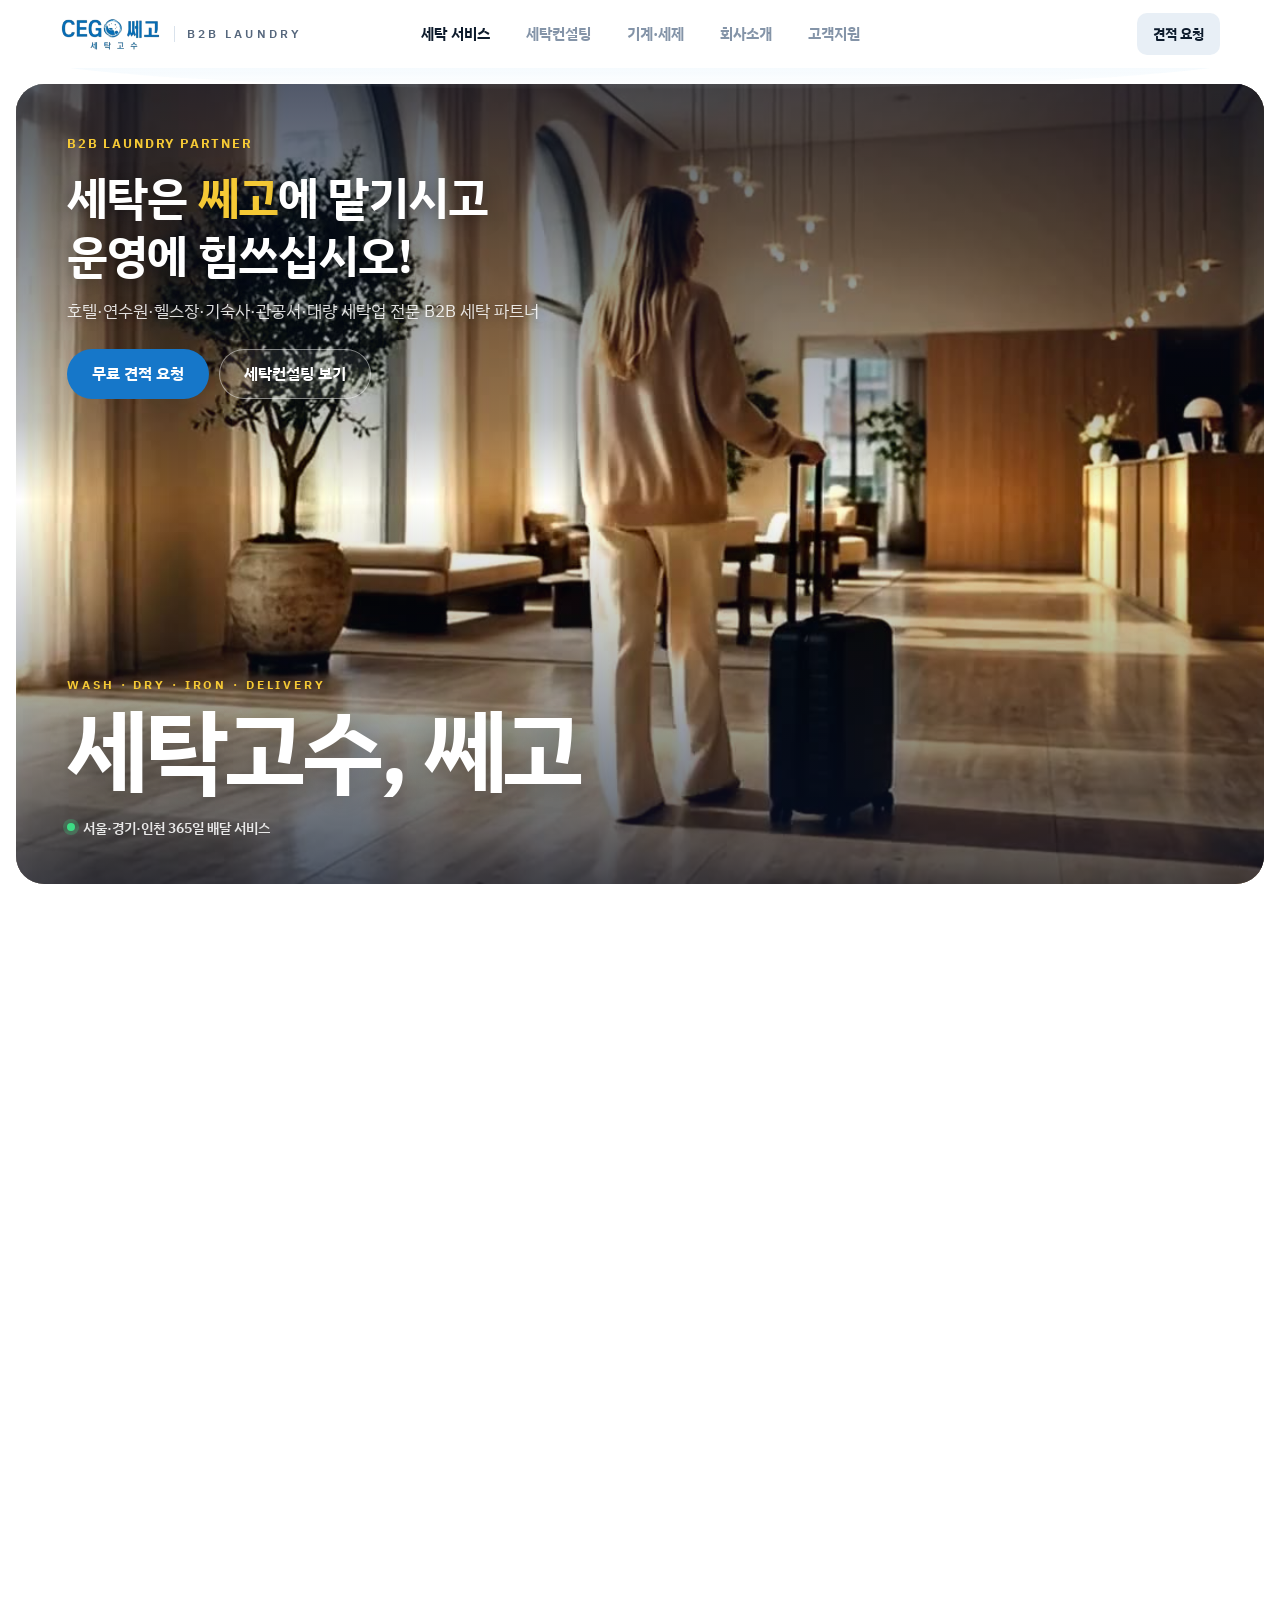
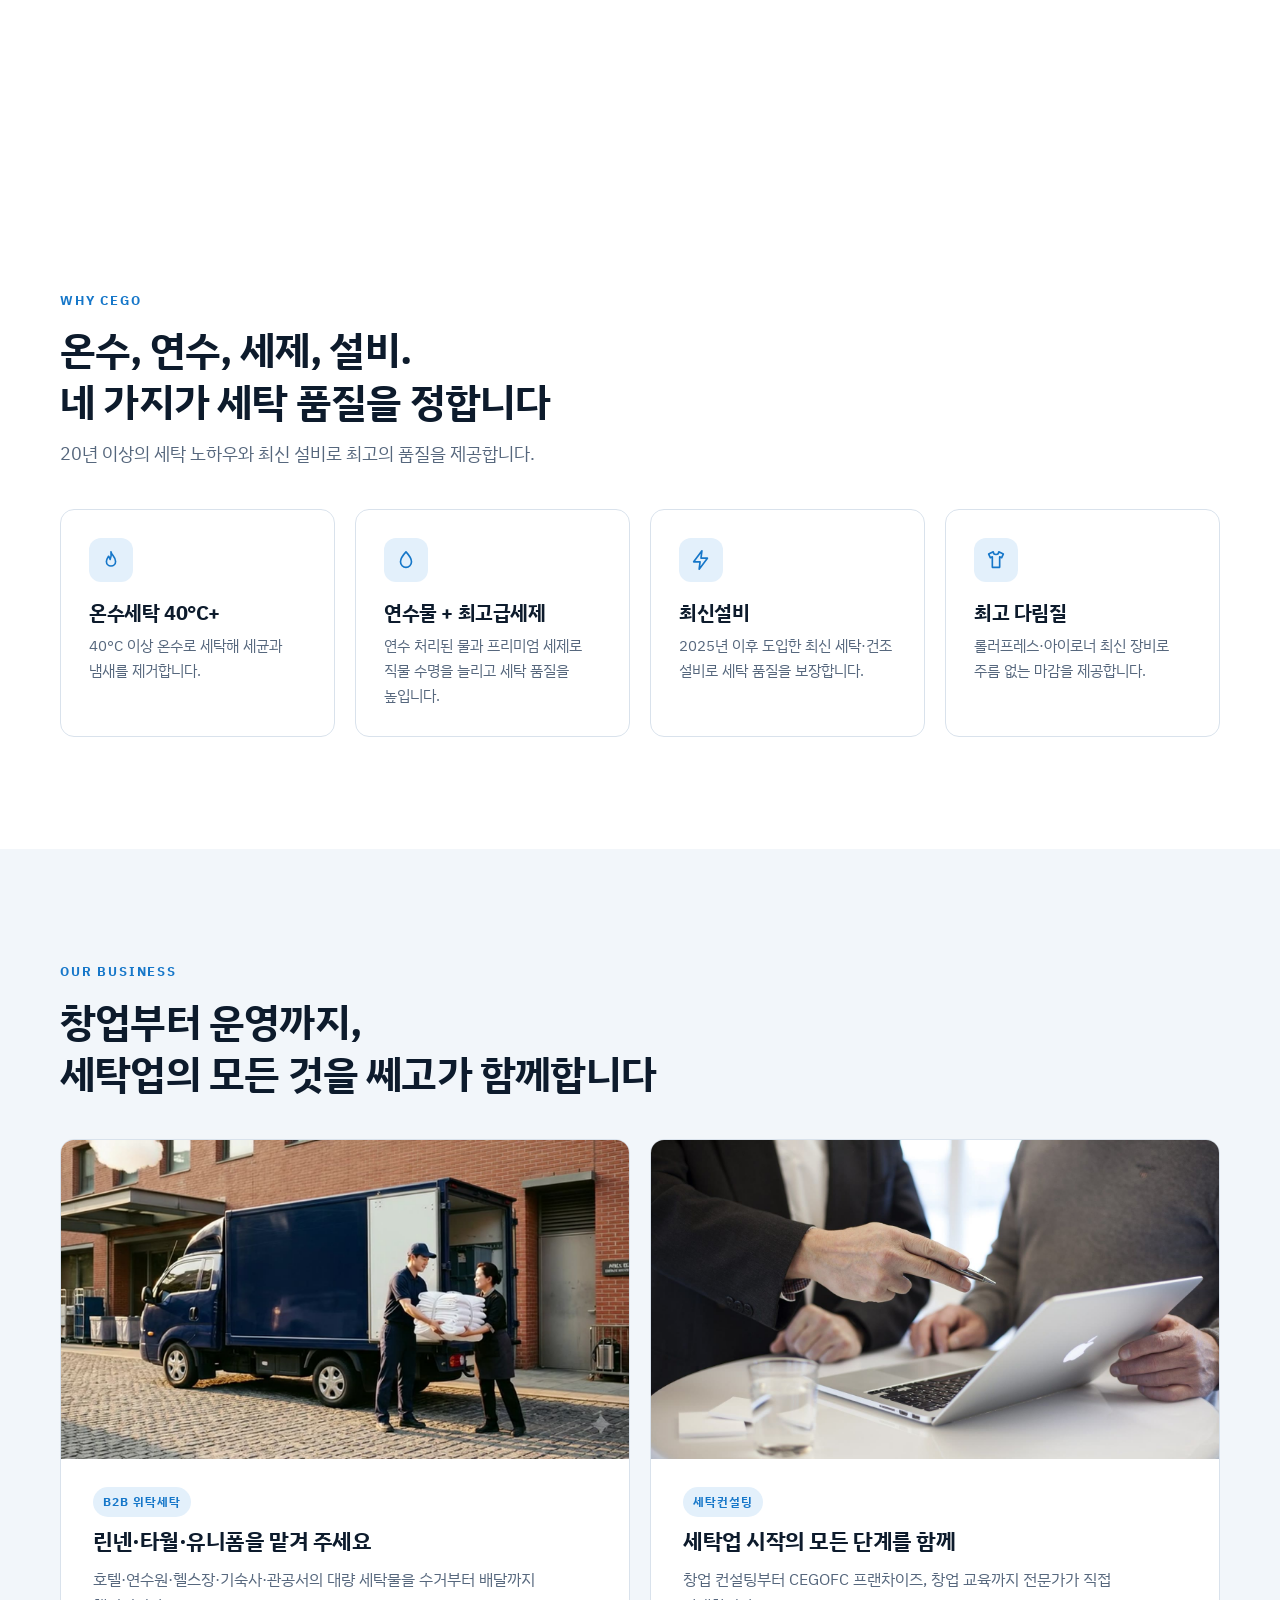
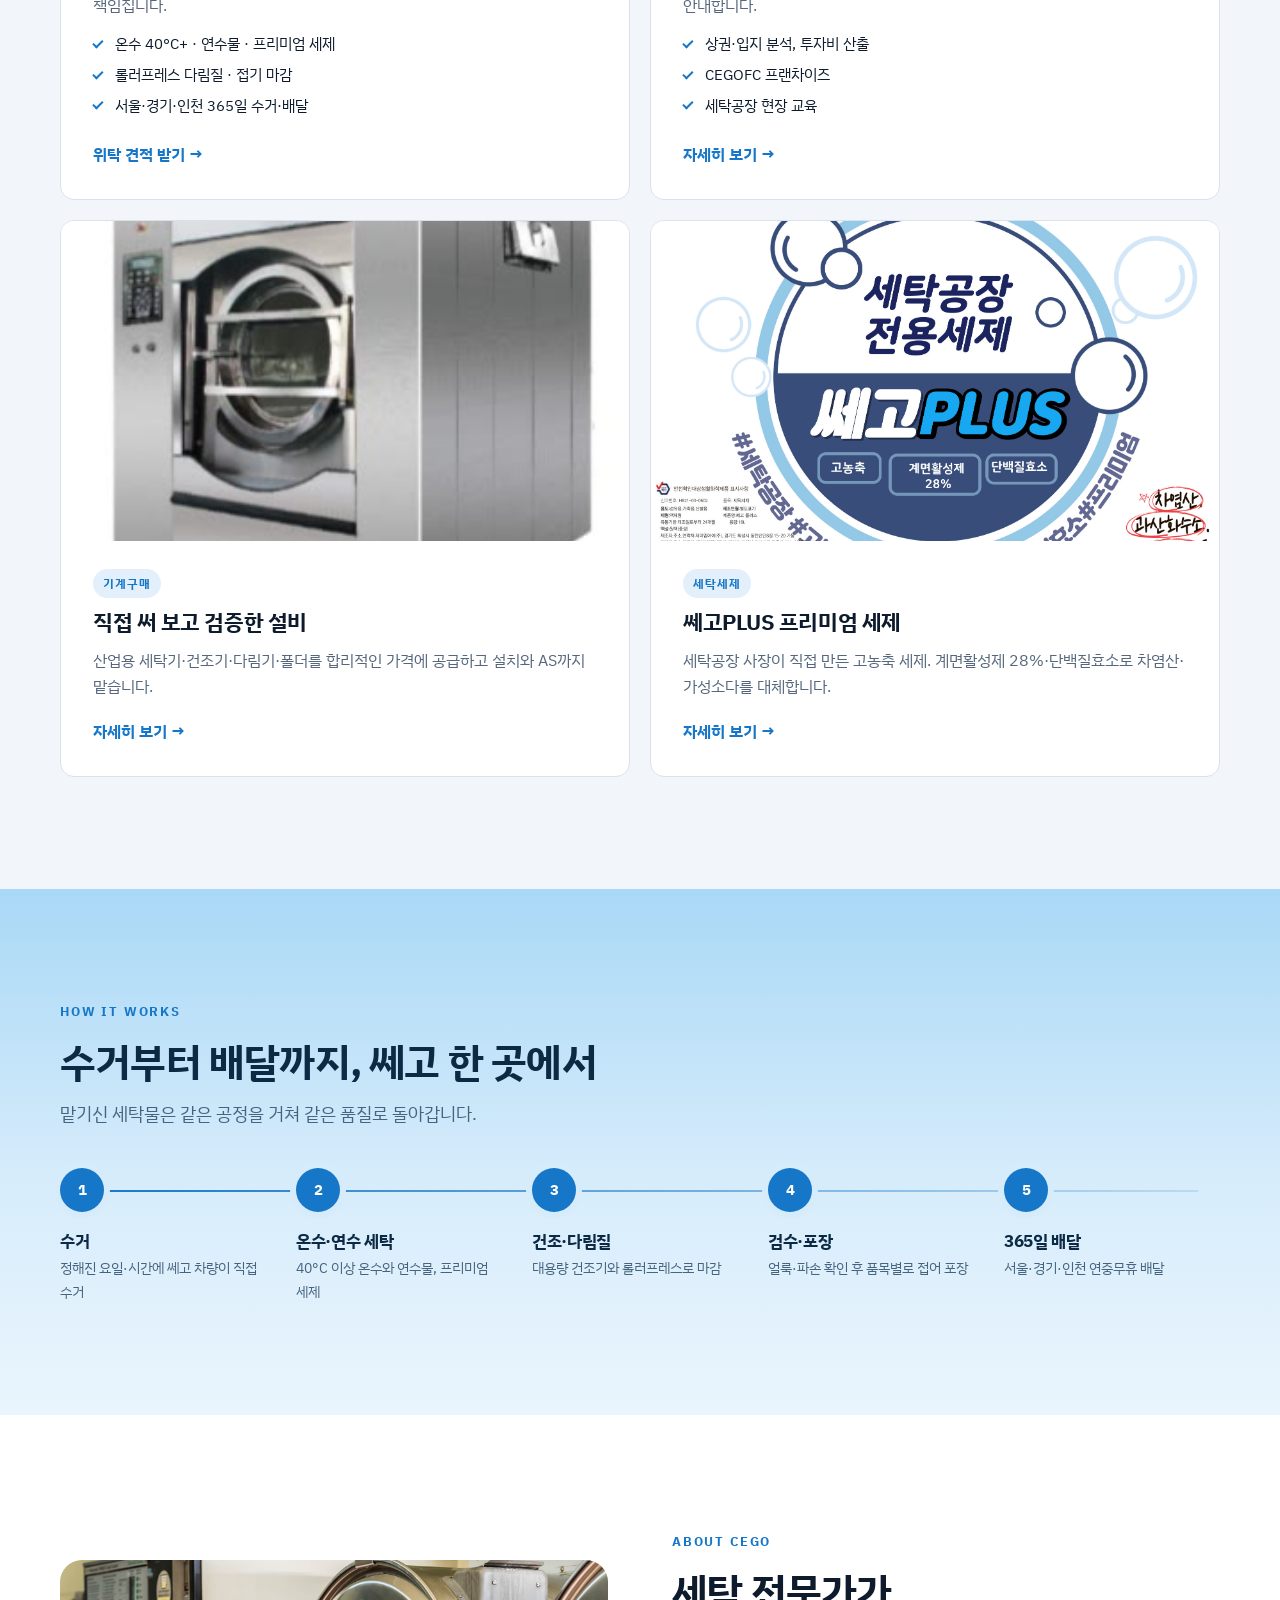
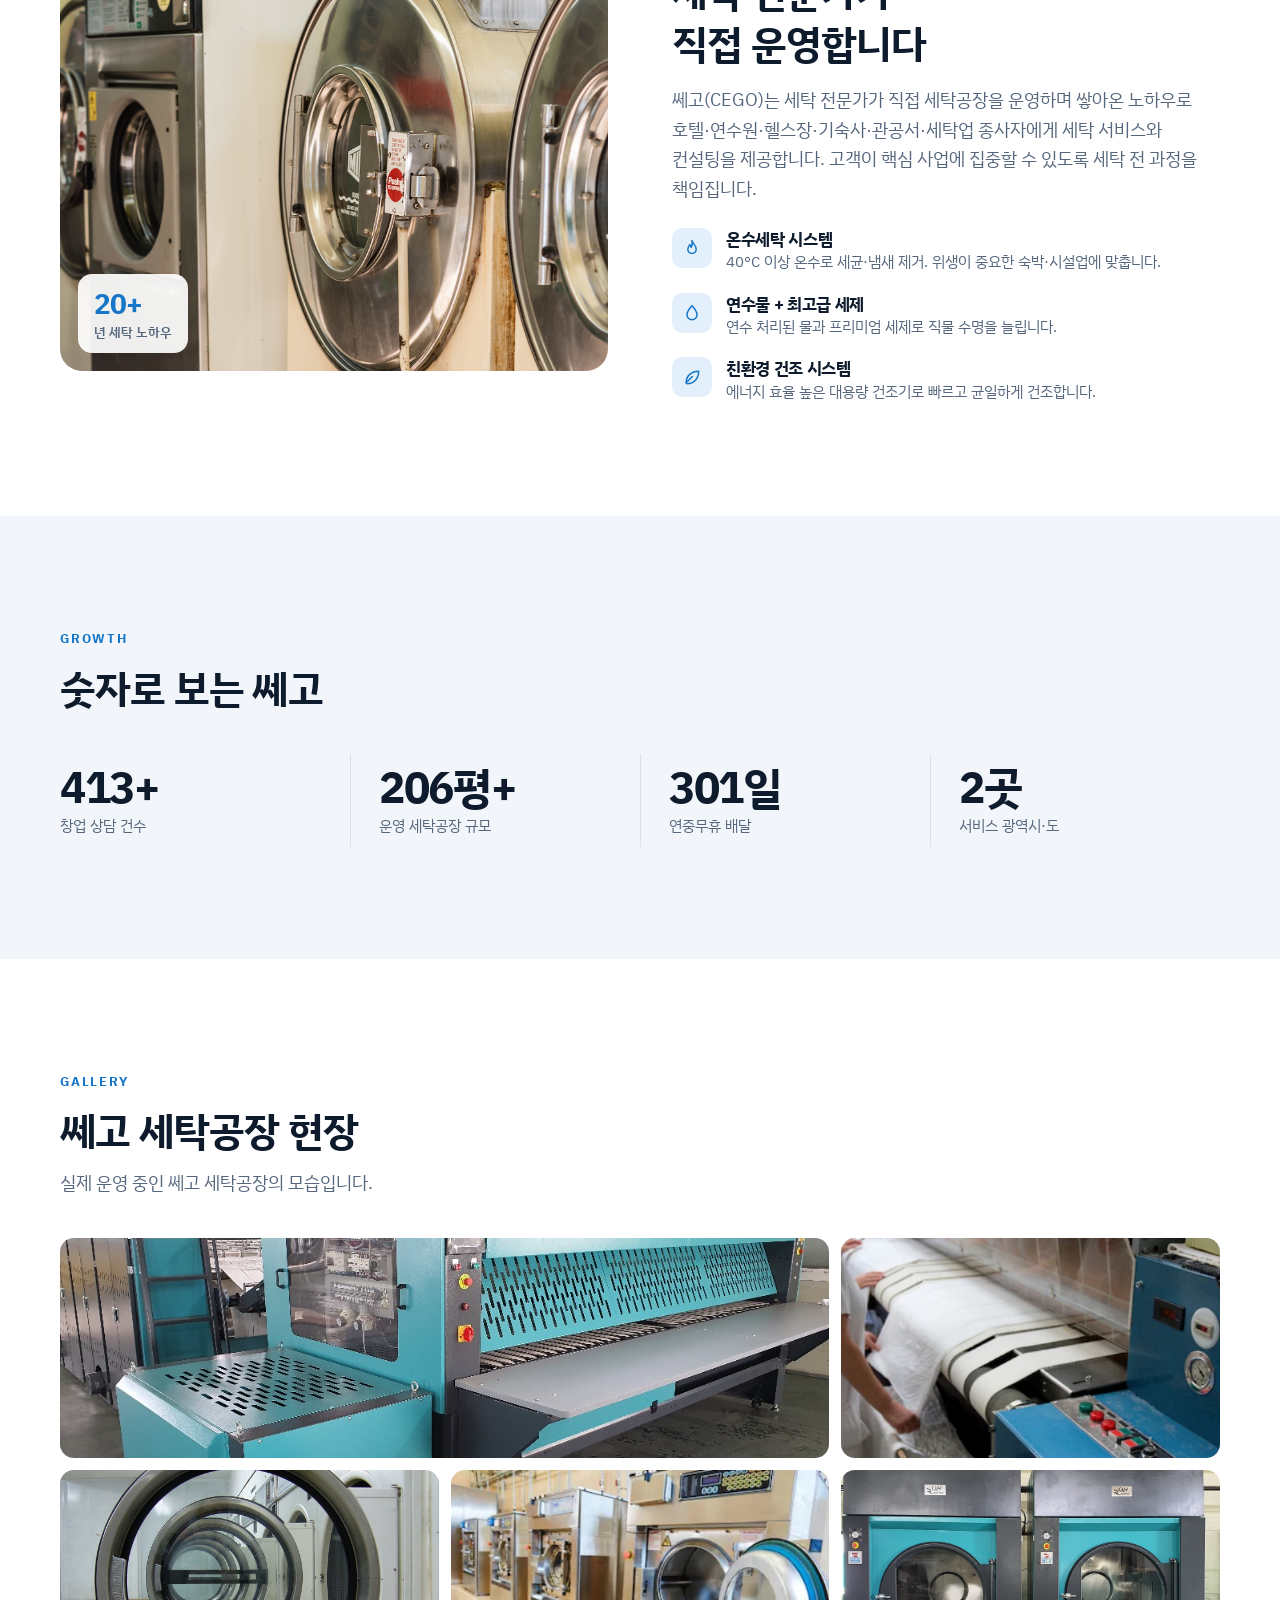
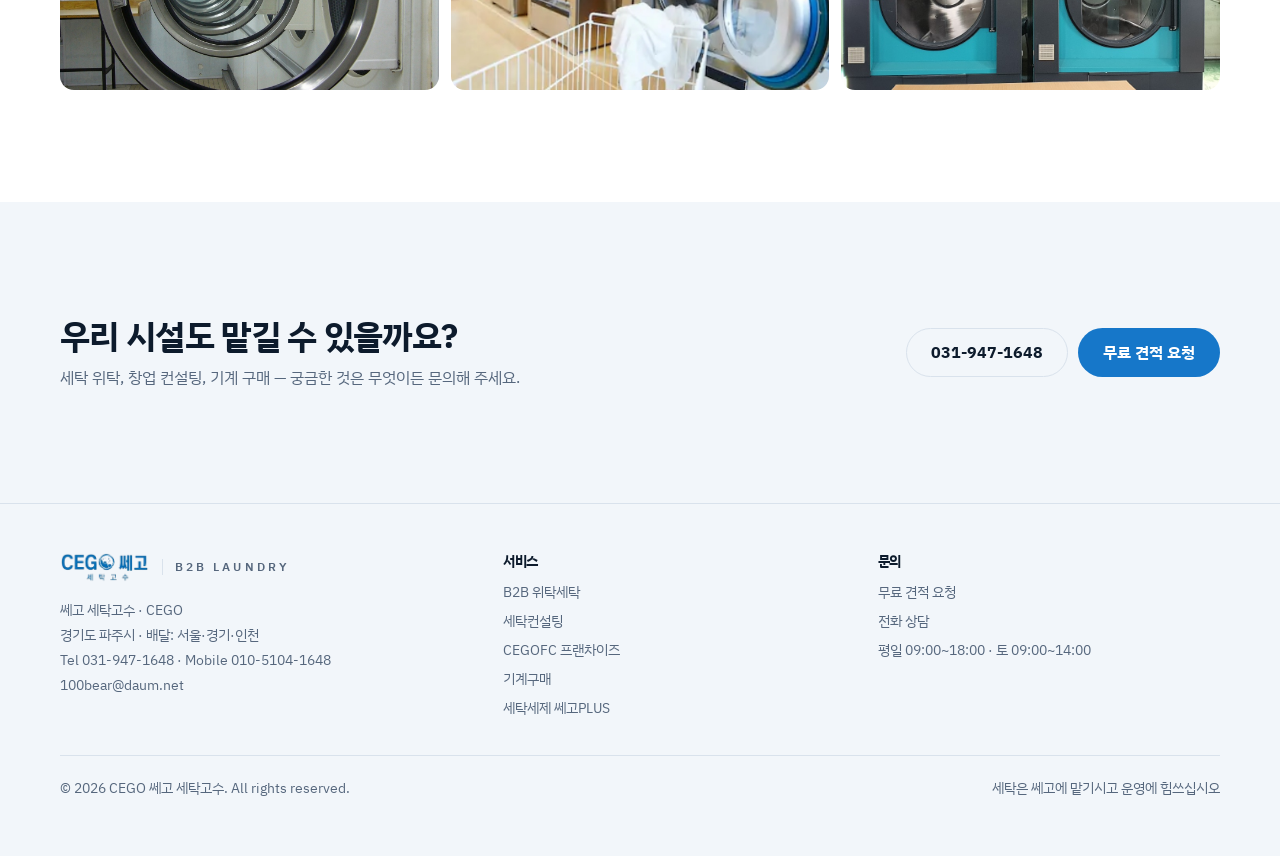
<file: index.html>
<!DOCTYPE html>
<html lang="ko">
<head>
  <meta charset="UTF-8">
  <meta name="viewport" content="width=device-width, initial-scale=1.0, viewport-fit=cover">
  <title>CEGO 쎄고 세탁고수 | B2B 세탁 전문 서비스</title>
  <meta name="description" content="CEGO 쎄고 세탁고수 — 호텔·연수원·헬스장·기숙사·관공서·대량 세탁업 B2B 전문 세탁 서비스. 온수세탁, 연수물세탁, 최고급세제, 최신설비. 서울·경기·인천 365일 배달.">
  <meta name="theme-color" content="#ffffff">
  <link rel="icon" type="image/png" href="images/favicon.png">
  <link rel="apple-touch-icon" href="images/favicon.png">
  <link rel="preconnect" href="https://fonts.googleapis.com">
  <link rel="preconnect" href="https://fonts.gstatic.com" crossorigin>
  <link href="https://fonts.googleapis.com/css2?family=IBM+Plex+Sans+KR:wght@400;500;700&display=swap" rel="stylesheet">
  <link rel="stylesheet" href="assets/css/style.css">
</head>
<body>
  <header class="header">
    <div class="header-halo" aria-hidden="true"></div>
    <div class="wrap header-bar">
      <a href="index.html" class="brand" aria-label="CEGO 쎄고 세탁고수 홈">
        <img src="images/cego-logo-transparent.png" alt="CEGO 쎄고 세탁고수" width="102" height="34">
        <span class="brand-sep" aria-hidden="true"></span>
        <span class="brand-word">B2B Laundry</span>
      </a>
      <nav class="gnb" aria-label="주요 메뉴">
        <a href="index.html#service" data-pages="index.html">세탁 서비스</a>
        <a href="consulting.html" data-pages="consulting.html">세탁컨설팅</a>
        <a href="machines.html" data-pages="machines.html detergent.html">기계·세제</a>
        <a href="index.html#about" data-pages="">회사소개</a>
        <a href="quote.html" data-pages="quote.html">고객지원</a>
      </nav>
      <div class="header-right">
        <a href="quote.html" class="pillbtn">견적 요청</a>
        <button class="burger" type="button" aria-label="메뉴 열기" aria-expanded="false" aria-controls="mnav"><span></span><span></span><span></span></button>
      </div>
    </div>
    <div class="mega" aria-hidden="false">
      <div class="wrap mega-cols">
        <div class="mega-col"><p>맡기면 끝나는 B2B 세탁</p><a href="index.html#service">B2B 위탁세탁</a><a href="index.html#flow">세탁 공정</a><a href="index.html#why">왜 쎄고인가</a></div>
        <div class="mega-col"><p>세탁업을 시작한다면</p><a href="consulting.html#startup">창업 컨설팅</a><a href="consulting.html#franchise">CEGOFC 프랜차이즈</a><a href="consulting.html#education">창업 교육</a><a href="consulting.html#process">진행 과정</a></div>
        <div class="mega-col"><p>검증된 설비와 세제</p><a href="machines.html#washer">업소용 세탁기</a><a href="machines.html#dryer">업소용 건조기</a><a href="machines.html#ironer">다림기 · 폴더</a><a href="detergent.html">세제 쎄고PLUS<span class=new>NEW</span></a></div>
        <div class="mega-col"><p>쎄고를 알아본 뒤</p><a href="index.html#about">쎄고 소개</a><a href="index.html#growth">숫자로 보는 쎄고</a><a href="index.html#gallery">세탁공장 현장</a></div>
        <div class="mega-col"><p>언제든 물어보세요</p><a href="quote.html">무료 견적 요청</a><a href="tel:031-947-1648">전화 상담 031-947-1648</a><a href="sms:010-5104-1648">문자 상담 010-5104-1648</a></div>
      </div>
    </div>
    <nav class="mnav" id="mnav" hidden aria-label="모바일 메뉴">
      <div class="wrap">
      <div class="mnav-group"><h5>세탁 서비스</h5><p>맡기면 끝나는 B2B 세탁</p><a href="index.html#service">B2B 위탁세탁</a><a href="index.html#flow">세탁 공정</a><a href="index.html#why">왜 쎄고인가</a></div>
      <div class="mnav-group"><h5>세탁컨설팅</h5><p>세탁업을 시작한다면</p><a href="consulting.html#startup">창업 컨설팅</a><a href="consulting.html#franchise">CEGOFC 프랜차이즈</a><a href="consulting.html#education">창업 교육</a><a href="consulting.html#process">진행 과정</a></div>
      <div class="mnav-group"><h5>기계·세제</h5><p>검증된 설비와 세제</p><a href="machines.html#washer">업소용 세탁기</a><a href="machines.html#dryer">업소용 건조기</a><a href="machines.html#ironer">다림기 · 폴더</a><a href="detergent.html">세제 쎄고PLUS</a></div>
      <div class="mnav-group"><h5>회사소개</h5><p>쎄고를 알아본 뒤</p><a href="index.html#about">쎄고 소개</a><a href="index.html#growth">숫자로 보는 쎄고</a><a href="index.html#gallery">세탁공장 현장</a></div>
      <div class="mnav-group"><h5>고객지원</h5><p>언제든 물어보세요</p><a href="quote.html">무료 견적 요청</a><a href="tel:031-947-1648">전화 상담 031-947-1648</a><a href="sms:010-5104-1648">문자 상담 010-5104-1648</a></div>
        <div class="mnav-foot">
          <a href="quote.html" class="btn btn-primary btn-block">무료 견적 요청하기</a>
          <small>031-947-1648 · 평일 09:00~18:00</small>
        </div>
      </div>
    </nav>
  </header>

  <main>
    <section class="vhero" aria-label="쎄고 소개 영상">
      <div class="vhero-stick">
        <div class="vhero-card">
          <img class="still" src="images/hero/cego-hero-desktop.jpg" alt="">
          <video muted loop playsinline autoplay preload="auto"
                 data-src-desktop="images/hero/cego-hero-desktop.mp4" data-src-mobile="images/hero/cego-hero-mobile.mp4"
                 data-poster-desktop="images/hero/cego-hero-desktop.jpg" data-poster-mobile="images/hero/cego-hero-mobile.jpg"
                 poster="images/hero/cego-hero-desktop.jpg" aria-label="호텔 린넨이 쎄고 세탁공장을 거쳐 깨끗하게 돌아오는 과정"></video>
          <div class="vh-shade" aria-hidden="true"></div>
          <div class="vh-top">
            <span class="eyebrow">B2B Laundry Partner</span>
            <h1 class="vh-title"><span>세탁은 <em>쎄고</em>에 맡기시고</span><span>운영에 힘쓰십시오!</span></h1>
            <p class="vh-sub">호텔·연수원·헬스장·기숙사·관공서·대량 세탁업 전문 B2B 세탁 파트너</p>
            <div class="btn-row">
              <a href="quote.html" class="btn btn-primary">무료 견적 요청</a>
              <a href="consulting.html" class="btn btn-hero-ghost">세탁컨설팅 보기</a>
            </div>
          </div>
          <div class="vh-bottom">
            <div class="vh-label">WASH · DRY · IRON · DELIVERY</div>
            <div class="vh-motto">세탁고수, 쎄고</div>
            <div class="vh-area"><span class="dot" aria-hidden="true"></span>서울·경기·인천 365일 배달 서비스</div>
          </div>
        </div>
      </div>
    </section>

    <section class="band" id="why">
      <div class="wrap">
        <div class="sec-head">
          <span class="eyebrow">Why CEGO</span>
          <h2 class="h-l">온수, 연수, 세제, 설비.<br>네 가지가 세탁 품질을 정합니다</h2>
          <p class="lead">20년 이상의 세탁 노하우와 최신 설비로 최고의 품질을 제공합니다.</p>
        </div>
        <div class="grid g4">
          <div class="card rv"><span class="ico" aria-hidden="true"><svg viewBox="0 0 24 24" fill="none" stroke="currentColor" stroke-width="1.8" stroke-linecap="round" stroke-linejoin="round"><path d="M12 3c.5 3.5 5 5.5 5 10.5a5 5 0 0 1-10 0c0-2.6 1.6-4 2.4-5.6.8 1.2 1.6 2.1 1.6 3.6 1.2-2.2 1.4-5.5 1-8.5z"/></svg></span><h3>온수세탁 40°C+</h3><p>40°C 이상 온수로 세탁해 세균과 냄새를 제거합니다.</p></div>
          <div class="card rv"><span class="ico" aria-hidden="true"><svg viewBox="0 0 24 24" fill="none" stroke="currentColor" stroke-width="1.8" stroke-linecap="round" stroke-linejoin="round"><path d="M12 3.2s6 6.4 6 10.8a6 6 0 0 1-12 0c0-4.4 6-10.8 6-10.8z"/></svg></span><h3>연수물 + 최고급세제</h3><p>연수 처리된 물과 프리미엄 세제로 직물 수명을 늘리고 세탁 품질을 높입니다.</p></div>
          <div class="card rv"><span class="ico" aria-hidden="true"><svg viewBox="0 0 24 24" fill="none" stroke="currentColor" stroke-width="1.8" stroke-linecap="round" stroke-linejoin="round"><path d="M13 2 4 14h7l-1 8 9-12h-7l1-8z"/></svg></span><h3>최신설비</h3><p>2025년 이후 도입한 최신 세탁·건조 설비로 세탁 품질을 보장합니다.</p></div>
          <div class="card rv"><span class="ico" aria-hidden="true"><svg viewBox="0 0 24 24" fill="none" stroke="currentColor" stroke-width="1.8" stroke-linecap="round" stroke-linejoin="round"><path d="M9 3 4 5.5l1.8 4L8 8.6V20h8V8.6l2.2.9L20 5.5 15 3a3 3 0 0 1-6 0z"/></svg></span><h3>최고 다림질</h3><p>롤러프레스·아이로너 최신 장비로 주름 없는 마감을 제공합니다.</p></div>
        </div>
      </div>
    </section>

    <section class="band band-surface" id="service">
      <div class="wrap">
        <div class="sec-head">
          <span class="eyebrow">Our Business</span>
          <h2 class="h-l">창업부터 운영까지,<br>세탁업의 모든 것을 쎄고가 함께합니다</h2>
        </div>
        <div class="grid g2">
          <a class="biz rv" href="quote.html?type=세탁위탁">
            <div class="biz-img"><img src="images/flow/biz-outsourcing.jpg" alt="호텔 린넨을 수거하는 쎄고 직원" loading="lazy"></div>
            <div class="biz-body">
              <span class="tag">B2B 위탁세탁</span>
              <h3>린넨·타월·유니폼을 맡겨 주세요</h3>
              <p>호텔·연수원·헬스장·기숙사·관공서의 대량 세탁물을 수거부터 배달까지 책임집니다.</p>
              <ul class="ticks"><li>온수 40°C+ · 연수물 · 프리미엄 세제</li><li>롤러프레스 다림질 · 접기 마감</li><li>서울·경기·인천 365일 수거·배달</li></ul>
              <span class="more">위탁 견적 받기 →</span>
            </div>
          </a>
          <a class="biz rv" href="consulting.html">
            <div class="biz-img"><img src="images/flow/biz-consulting.jpg" alt="세탁 창업 컨설팅 상담" loading="lazy"></div>
            <div class="biz-body">
              <span class="tag">세탁컨설팅</span>
              <h3>세탁업 시작의 모든 단계를 함께</h3>
              <p>창업 컨설팅부터 CEGOFC 프랜차이즈, 창업 교육까지 전문가가 직접 안내합니다.</p>
              <ul class="ticks"><li>상권·입지 분석, 투자비 산출</li><li>CEGOFC 프랜차이즈</li><li>세탁공장 현장 교육</li></ul>
              <span class="more">자세히 보기 →</span>
            </div>
          </a>
          <a class="biz rv" href="machines.html">
            <div class="biz-img"><img src="images/flow/machine-washer.jpg" alt="업소용 대형 세탁기" loading="lazy"></div>
            <div class="biz-body">
              <span class="tag">기계구매</span>
              <h3>직접 써 보고 검증한 설비</h3>
              <p>산업용 세탁기·건조기·다림기·폴더를 합리적인 가격에 공급하고 설치와 AS까지 맡습니다.</p>
              <span class="more">자세히 보기 →</span>
            </div>
          </a>
          <a class="biz rv" href="detergent.html">
            <div class="biz-img"><img src="images/cego-plus-product.jpeg" alt="쎄고PLUS 세탁공장 전용 세제" loading="lazy" style="object-position:center 30%"></div>
            <div class="biz-body">
              <span class="tag">세탁세제</span>
              <h3>쎄고PLUS 프리미엄 세제</h3>
              <p>세탁공장 사장이 직접 만든 고농축 세제. 계면활성제 28%·단백질효소로 차염산·가성소다를 대체합니다.</p>
              <span class="more">자세히 보기 →</span>
            </div>
          </a>
        </div>
      </div>
    </section>

    <section class="band band-navy" id="flow">
      <div class="wrap">
        <div class="sec-head">
          <span class="eyebrow">How it works</span>
          <h2 class="h-l">수거부터 배달까지, 쎄고 한 곳에서</h2>
          <p class="lead">맡기신 세탁물은 같은 공정을 거쳐 같은 품질로 돌아갑니다.</p>
        </div>
        <ol class="steps" style="--n:5">
          <li class="step rv"><i>1</i><h4>수거</h4><p>정해진 요일·시간에 쎄고 차량이 직접 수거</p></li>
          <li class="step rv"><i>2</i><h4>온수·연수 세탁</h4><p>40°C 이상 온수와 연수물, 프리미엄 세제</p></li>
          <li class="step rv"><i>3</i><h4>건조·다림질</h4><p>대용량 건조기와 롤러프레스로 마감</p></li>
          <li class="step rv"><i>4</i><h4>검수·포장</h4><p>얼룩·파손 확인 후 품목별로 접어 포장</p></li>
          <li class="step rv"><i>5</i><h4>365일 배달</h4><p>서울·경기·인천 연중무휴 배달</p></li>
        </ol>
      </div>
    </section>

    <section class="band" id="about">
      <div class="wrap split">
        <div class="split-media rv">
          <img src="images/KakaoTalk_Photo_2026-04-23-10-50-04-006.jpeg" alt="쎄고 세탁공장 내부" loading="lazy">
          <div class="badge"><b>20+</b><span>년 세탁 노하우</span></div>
        </div>
        <div class="rv">
          <span class="eyebrow">About CEGO</span>
          <h2 class="h-l" style="margin-top:12px">세탁 전문가가<br>직접 운영합니다</h2>
          <p class="lead" style="margin-top:16px">쎄고(CEGO)는 세탁 전문가가 직접 세탁공장을 운영하며 쌓아온 노하우로 호텔·연수원·헬스장·기숙사·관공서·세탁업 종사자에게 세탁 서비스와 컨설팅을 제공합니다. 고객이 핵심 사업에 집중할 수 있도록 세탁 전 과정을 책임집니다.</p>
          <ul class="feat-list">
            <li><span class="ico" aria-hidden="true"><svg viewBox="0 0 24 24" fill="none" stroke="currentColor" stroke-width="1.8" stroke-linecap="round" stroke-linejoin="round"><path d="M12 3c.5 3.5 5 5.5 5 10.5a5 5 0 0 1-10 0c0-2.6 1.6-4 2.4-5.6.8 1.2 1.6 2.1 1.6 3.6 1.2-2.2 1.4-5.5 1-8.5z"/></svg></span><div><h4>온수세탁 시스템</h4><p>40°C 이상 온수로 세균·냄새 제거. 위생이 중요한 숙박·시설업에 맞춥니다.</p></div></li>
            <li><span class="ico" aria-hidden="true"><svg viewBox="0 0 24 24" fill="none" stroke="currentColor" stroke-width="1.8" stroke-linecap="round" stroke-linejoin="round"><path d="M12 3.2s6 6.4 6 10.8a6 6 0 0 1-12 0c0-4.4 6-10.8 6-10.8z"/></svg></span><div><h4>연수물 + 최고급 세제</h4><p>연수 처리된 물과 프리미엄 세제로 직물 수명을 늘립니다.</p></div></li>
            <li><span class="ico" aria-hidden="true"><svg viewBox="0 0 24 24" fill="none" stroke="currentColor" stroke-width="1.8" stroke-linecap="round" stroke-linejoin="round"><path d="M5 19c0-8.3 6.2-14 15-14 0 8.8-5.7 15-14 15"/><path d="M5 19l7.5-7.5"/></svg></span><div><h4>친환경 건조 시스템</h4><p>에너지 효율 높은 대용량 건조기로 빠르고 균일하게 건조합니다.</p></div></li>
          </ul>
        </div>
      </div>
    </section>

    <section class="band band-surface" id="growth">
      <div class="wrap">
        <div class="sec-head">
          <span class="eyebrow">Growth</span>
          <h2 class="h-l">숫자로 보는 쎄고</h2>
        </div>
        <div class="stats rv">
          <div class="stat"><b data-target="500" data-suffix="+">500+</b><span>창업 상담 건수</span></div>
          <div class="stat"><b data-target="250" data-suffix="평+">250평+</b><span>운영 세탁공장 규모</span></div>
          <div class="stat"><b data-target="365" data-suffix="일">365일</b><span>연중무휴 배달</span></div>
          <div class="stat"><b data-target="3" data-suffix="곳">3곳</b><span>서비스 광역시·도</span></div>
        </div>
      </div>
    </section>

    <section class="band" id="gallery">
      <div class="wrap">
        <div class="sec-head">
          <span class="eyebrow">Gallery</span>
          <h2 class="h-l">쎄고 세탁공장 현장</h2>
          <p class="lead">실제 운영 중인 쎄고 세탁공장의 모습입니다.</p>
        </div>
        <div class="gallery">
          <figure class="wide rv"><img src="images/KakaoTalk_Photo_2026-04-23-10-50-04-004.jpeg" alt="쎄고 세탁공장 현장 1" loading="lazy"></figure>
          <figure class="rv"><img src="images/KakaoTalk_Photo_2026-04-23-10-50-04-001.jpeg" alt="쎄고 세탁공장 현장 2" loading="lazy"></figure>
          <figure class="rv"><img src="images/KakaoTalk_Photo_2026-04-23-10-50-04-007.jpeg" alt="쎄고 세탁공장 현장 3" loading="lazy"></figure>
          <figure class="rv"><img src="images/KakaoTalk_Photo_2026-04-23-10-50-04-003.jpeg" alt="쎄고 세탁공장 현장 4" loading="lazy"></figure>
          <figure class="rv"><img src="images/KakaoTalk_Photo_2026-04-23-10-50-04-005.jpeg" alt="쎄고 세탁공장 현장 5" loading="lazy"></figure>
        </div>
      </div>
    </section>

    <section class="band band-surface">
      <div class="wrap cta rv">
        <div><h2>우리 시설도 맡길 수 있을까요?</h2><p>세탁 위탁, 창업 컨설팅, 기계 구매 — 궁금한 것은 무엇이든 문의해 주세요.</p></div>
        <div class="btn-row"><a href="tel:031-947-1648" class="btn btn-ghost">031-947-1648</a><a href="quote.html" class="btn btn-primary">무료 견적 요청</a></div>
      </div>
    </section>

  </main>

  <footer class="footer">
    <div class="wrap">
      <div class="footer-grid">
        <div>
          <a href="index.html" class="brand" aria-label="CEGO 쎄고 세탁고수 홈">
            <img src="images/cego-logo-transparent.png" alt="CEGO 쎄고 세탁고수" width="90" height="30">
            <span class="brand-sep" aria-hidden="true"></span>
            <span class="brand-word">B2B Laundry</span>
          </a>
          <div class="footer-info">
            <span>쎄고 세탁고수 · CEGO</span>
            <span>경기도 파주시 · 배달: 서울·경기·인천</span>
            <span>Tel <a href="tel:031-947-1648">031-947-1648</a> · Mobile <a href="tel:010-5104-1648">010-5104-1648</a></span>
            <span><a href="mailto:100bear@daum.net">100bear@daum.net</a></span>
          </div>
        </div>
        <div>
          <h4>서비스</h4>
          <ul>
            <li><a href="index.html#service">B2B 위탁세탁</a></li>
            <li><a href="consulting.html">세탁컨설팅</a></li>
            <li><a href="consulting.html#franchise">CEGOFC 프랜차이즈</a></li>
            <li><a href="machines.html">기계구매</a></li>
            <li><a href="detergent.html">세탁세제 쎄고PLUS</a></li>
          </ul>
        </div>
        <div>
          <h4>문의</h4>
          <ul>
            <li><a href="quote.html">무료 견적 요청</a></li>
            <li><a href="tel:031-947-1648">전화 상담</a></li>
            <li>평일 09:00~18:00 · 토 09:00~14:00</li>
          </ul>
        </div>
      </div>
      <div class="footer-bottom">
        <span>© 2026 CEGO 쎄고 세탁고수. All rights reserved.</span>
        <span>세탁은 쎄고에 맡기시고 운영에 힘쓰십시오</span>
      </div>
    </div>
  </footer>
  <script src="assets/js/main.js"></script>
</body>
</html>
</file>
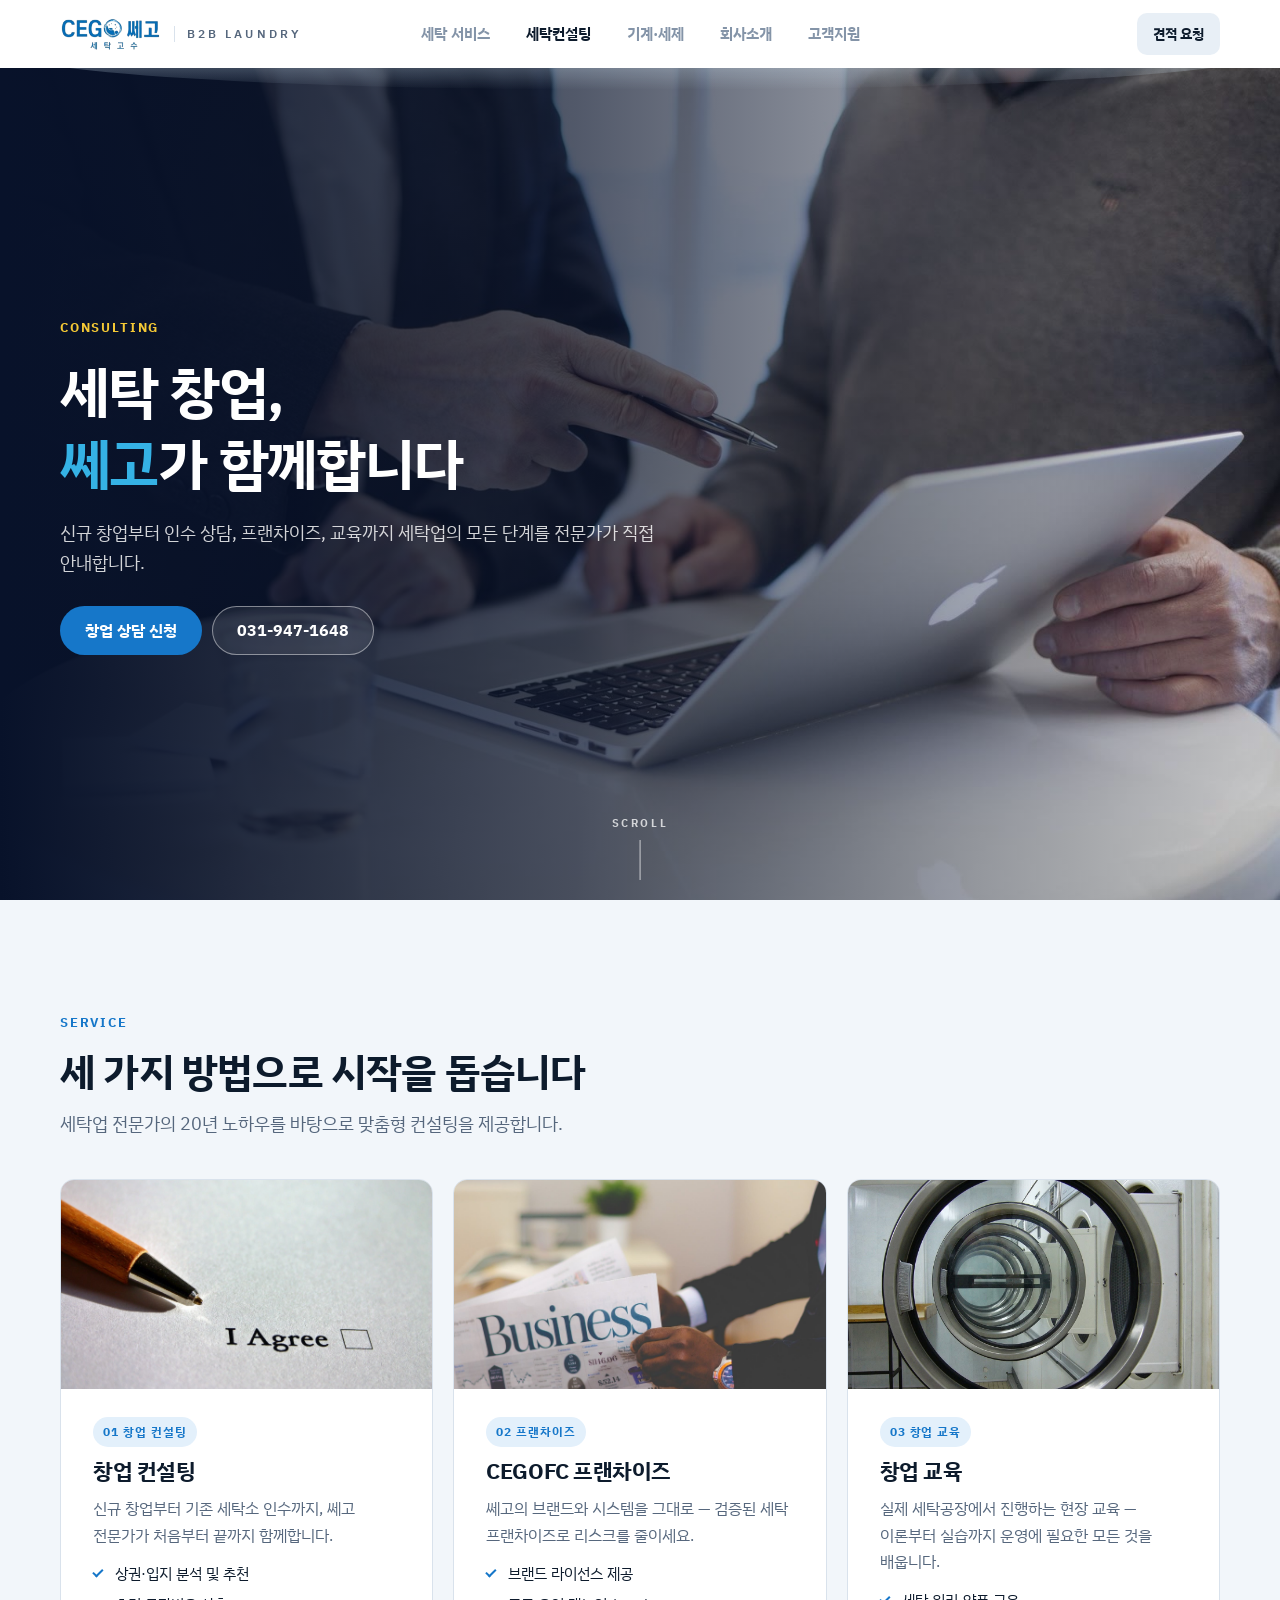
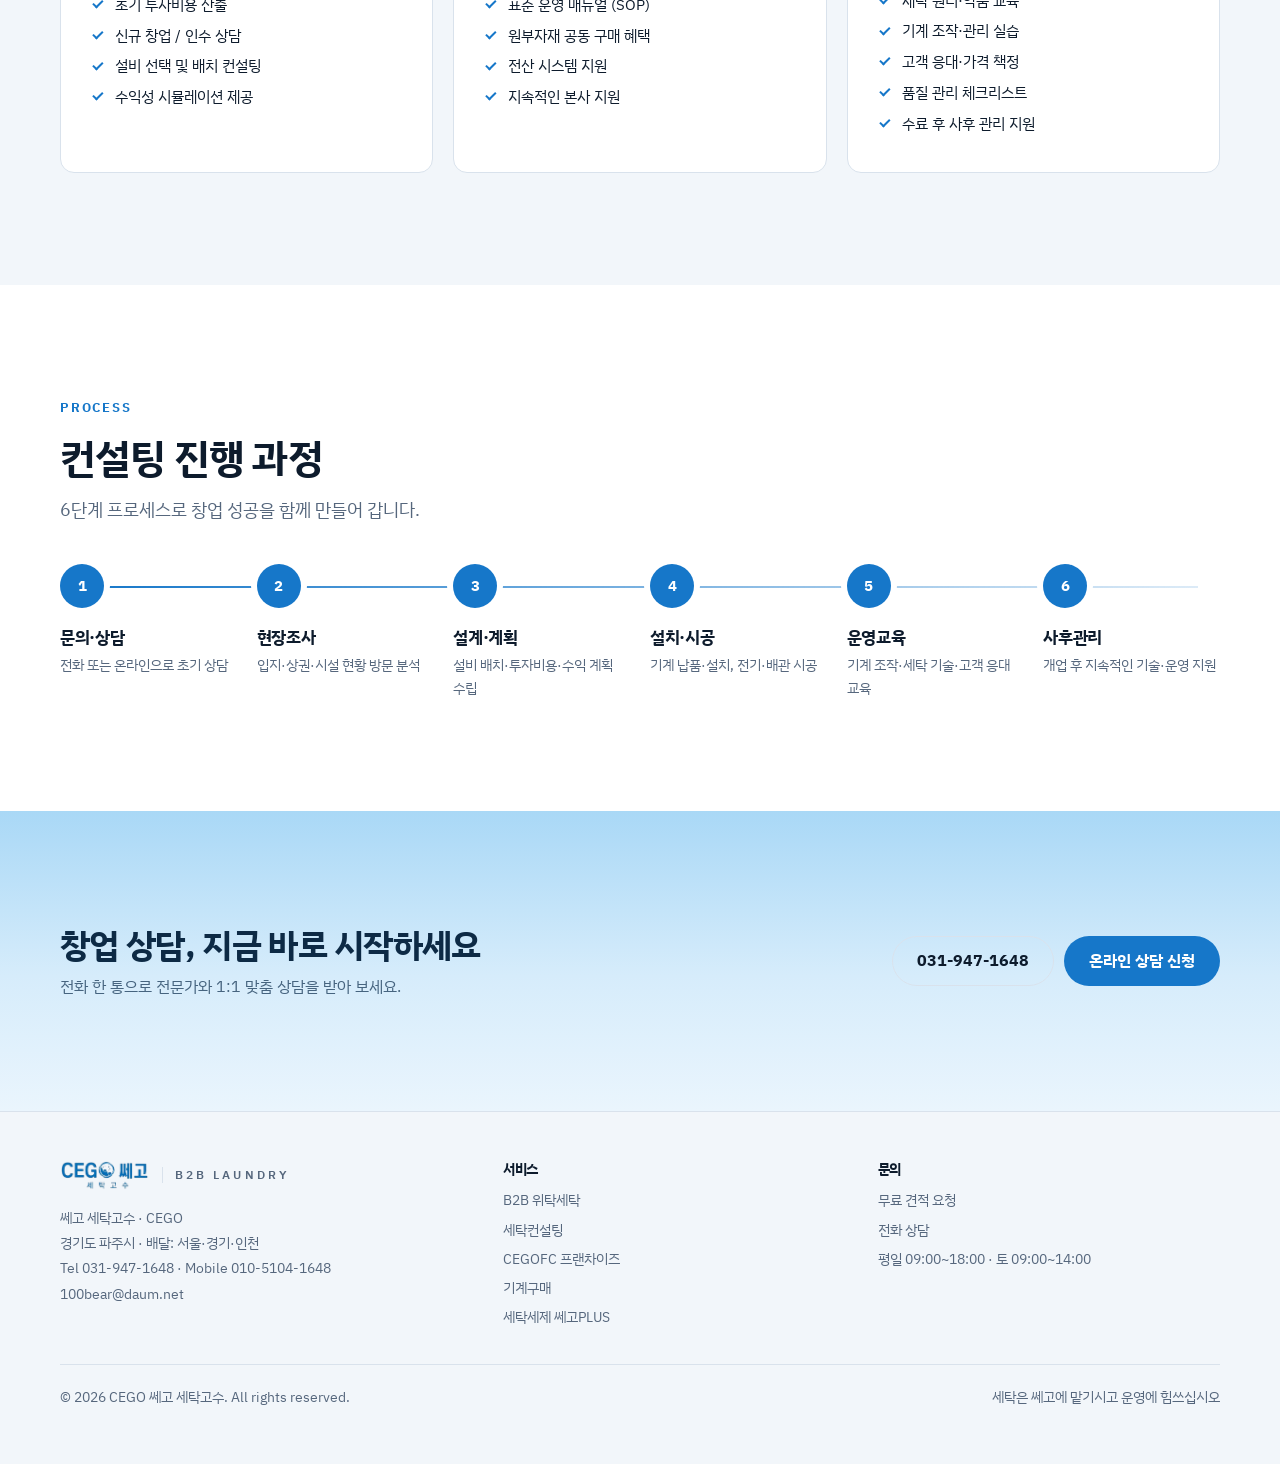
<file: consulting.html>
<!DOCTYPE html>
<html lang="ko">
<head>
  <meta charset="UTF-8">
  <meta name="viewport" content="width=device-width, initial-scale=1.0, viewport-fit=cover">
  <title>세탁컨설팅 | CEGO 쎄고 세탁고수</title>
  <meta name="description" content="CEGO 쎄고 세탁고수 세탁컨설팅 — 창업컨설팅, CEGOFC 프랜차이즈, 창업교육신청. 세탁업 전문가의 1:1 맞춤 컨설팅.">
  <meta name="theme-color" content="#ffffff">
  <link rel="icon" type="image/png" href="images/favicon.png">
  <link rel="apple-touch-icon" href="images/favicon.png">
  <link rel="preconnect" href="https://fonts.googleapis.com">
  <link rel="preconnect" href="https://fonts.gstatic.com" crossorigin>
  <link href="https://fonts.googleapis.com/css2?family=IBM+Plex+Sans+KR:wght@400;500;700&display=swap" rel="stylesheet">
  <link rel="stylesheet" href="assets/css/style.css">
</head>
<body>
  <header class="header">
    <div class="header-halo" aria-hidden="true"></div>
    <div class="wrap header-bar">
      <a href="index.html" class="brand" aria-label="CEGO 쎄고 세탁고수 홈">
        <img src="images/cego-logo-transparent.png" alt="CEGO 쎄고 세탁고수" width="102" height="34">
        <span class="brand-sep" aria-hidden="true"></span>
        <span class="brand-word">B2B Laundry</span>
      </a>
      <nav class="gnb" aria-label="주요 메뉴">
        <a href="index.html#service" data-pages="index.html">세탁 서비스</a>
        <a href="consulting.html" data-pages="consulting.html">세탁컨설팅</a>
        <a href="machines.html" data-pages="machines.html detergent.html">기계·세제</a>
        <a href="index.html#about" data-pages="">회사소개</a>
        <a href="quote.html" data-pages="quote.html">고객지원</a>
      </nav>
      <div class="header-right">
        <a href="quote.html" class="pillbtn">견적 요청</a>
        <button class="burger" type="button" aria-label="메뉴 열기" aria-expanded="false" aria-controls="mnav"><span></span><span></span><span></span></button>
      </div>
    </div>
    <div class="mega" aria-hidden="false">
      <div class="wrap mega-cols">
        <div class="mega-col"><p>맡기면 끝나는 B2B 세탁</p><a href="index.html#service">B2B 위탁세탁</a><a href="index.html#flow">세탁 공정</a><a href="index.html#why">왜 쎄고인가</a></div>
        <div class="mega-col"><p>세탁업을 시작한다면</p><a href="consulting.html#startup">창업 컨설팅</a><a href="consulting.html#franchise">CEGOFC 프랜차이즈</a><a href="consulting.html#education">창업 교육</a><a href="consulting.html#process">진행 과정</a></div>
        <div class="mega-col"><p>검증된 설비와 세제</p><a href="machines.html#washer">업소용 세탁기</a><a href="machines.html#dryer">업소용 건조기</a><a href="machines.html#ironer">다림기 · 폴더</a><a href="detergent.html">세제 쎄고PLUS<span class=new>NEW</span></a></div>
        <div class="mega-col"><p>쎄고를 알아본 뒤</p><a href="index.html#about">쎄고 소개</a><a href="index.html#growth">숫자로 보는 쎄고</a><a href="index.html#gallery">세탁공장 현장</a></div>
        <div class="mega-col"><p>언제든 물어보세요</p><a href="quote.html">무료 견적 요청</a><a href="tel:031-947-1648">전화 상담 031-947-1648</a><a href="sms:010-5104-1648">문자 상담 010-5104-1648</a></div>
      </div>
    </div>
    <nav class="mnav" id="mnav" hidden aria-label="모바일 메뉴">
      <div class="wrap">
      <div class="mnav-group"><h5>세탁 서비스</h5><p>맡기면 끝나는 B2B 세탁</p><a href="index.html#service">B2B 위탁세탁</a><a href="index.html#flow">세탁 공정</a><a href="index.html#why">왜 쎄고인가</a></div>
      <div class="mnav-group"><h5>세탁컨설팅</h5><p>세탁업을 시작한다면</p><a href="consulting.html#startup">창업 컨설팅</a><a href="consulting.html#franchise">CEGOFC 프랜차이즈</a><a href="consulting.html#education">창업 교육</a><a href="consulting.html#process">진행 과정</a></div>
      <div class="mnav-group"><h5>기계·세제</h5><p>검증된 설비와 세제</p><a href="machines.html#washer">업소용 세탁기</a><a href="machines.html#dryer">업소용 건조기</a><a href="machines.html#ironer">다림기 · 폴더</a><a href="detergent.html">세제 쎄고PLUS</a></div>
      <div class="mnav-group"><h5>회사소개</h5><p>쎄고를 알아본 뒤</p><a href="index.html#about">쎄고 소개</a><a href="index.html#growth">숫자로 보는 쎄고</a><a href="index.html#gallery">세탁공장 현장</a></div>
      <div class="mnav-group"><h5>고객지원</h5><p>언제든 물어보세요</p><a href="quote.html">무료 견적 요청</a><a href="tel:031-947-1648">전화 상담 031-947-1648</a><a href="sms:010-5104-1648">문자 상담 010-5104-1648</a></div>
        <div class="mnav-foot">
          <a href="quote.html" class="btn btn-primary btn-block">무료 견적 요청하기</a>
          <small>031-947-1648 · 평일 09:00~18:00</small>
        </div>
      </div>
    </nav>
  </header>

  <main>
    <section class="fhero">
      <img src="images/flow/consulting-hero.jpg" alt="세탁 창업 상담 장면" fetchpriority="high">
      <div class="wrap">
        <div class="fhero-body">
          <span class="eyebrow">Consulting</span>
          <h1 class="h-xl">세탁 창업,<br><em>쎄고</em>가 함께합니다</h1>
          <p class="lead">신규 창업부터 인수 상담, 프랜차이즈, 교육까지 세탁업의 모든 단계를 전문가가 직접 안내합니다.</p>
          <div class="btn-row"><a href="quote.html?type=세탁컨설팅" class="btn btn-primary">창업 상담 신청</a><a href="tel:031-947-1648" class="btn btn-hero-ghost">031-947-1648</a></div>
        </div>
      </div>
      <button class="scroll-cue" type="button" aria-label="아래로 스크롤">SCROLL</button>
    </section>

    <section class="band band-surface" id="consulting">
      <div class="wrap">
        <div class="sec-head">
          <span class="eyebrow">Service</span>
          <h2 class="h-l">세 가지 방법으로 시작을 돕습니다</h2>
          <p class="lead">세탁업 전문가의 20년 노하우를 바탕으로 맞춤형 컨설팅을 제공합니다.</p>
        </div>
        <div class="grid g3">
          <article class="biz rv" id="startup" style="cursor:default">
            <div class="biz-img"><img src="images/flow/consulting-startup.jpg" alt="세탁 창업 컨설팅 상담" loading="lazy"></div>
            <div class="biz-body">
              <span class="tag">01 창업 컨설팅</span>
              <h3>창업 컨설팅</h3>
              <p>신규 창업부터 기존 세탁소 인수까지, 쎄고 전문가가 처음부터 끝까지 함께합니다.</p>
              <ul class="ticks"><li>상권·입지 분석 및 추천</li><li>초기 투자비용 산출</li><li>신규 창업 / 인수 상담</li><li>설비 선택 및 배치 컨설팅</li><li>수익성 시뮬레이션 제공</li></ul>
            </div>
          </article>
          <article class="biz rv" id="franchise" style="cursor:default">
            <div class="biz-img"><img src="images/flow/consulting-franchise.jpg" alt="CEGOFC 프랜차이즈 세탁 매장" loading="lazy"></div>
            <div class="biz-body">
              <span class="tag">02 프랜차이즈</span>
              <h3>CEGOFC 프랜차이즈</h3>
              <p>쎄고의 브랜드와 시스템을 그대로 — 검증된 세탁 프랜차이즈로 리스크를 줄이세요.</p>
              <ul class="ticks"><li>브랜드 라이선스 제공</li><li>표준 운영 매뉴얼 (SOP)</li><li>원부자재 공동 구매 혜택</li><li>전산 시스템 지원</li><li>지속적인 본사 지원</li></ul>
            </div>
          </article>
          <article class="biz rv" id="education" style="cursor:default">
            <div class="biz-img"><img src="images/flow/consulting-education.jpg" alt="세탁공장 현장 교육" loading="lazy"></div>
            <div class="biz-body">
              <span class="tag">03 창업 교육</span>
              <h3>창업 교육</h3>
              <p>실제 세탁공장에서 진행하는 현장 교육 — 이론부터 실습까지 운영에 필요한 모든 것을 배웁니다.</p>
              <ul class="ticks"><li>세탁 원리·약품 교육</li><li>기계 조작·관리 실습</li><li>고객 응대·가격 책정</li><li>품질 관리 체크리스트</li><li>수료 후 사후 관리 지원</li></ul>
            </div>
          </article>
        </div>
      </div>
    </section>

    <section class="band" id="process">
      <div class="wrap">
        <div class="sec-head">
          <span class="eyebrow">Process</span>
          <h2 class="h-l">컨설팅 진행 과정</h2>
          <p class="lead">6단계 프로세스로 창업 성공을 함께 만들어 갑니다.</p>
        </div>
        <ol class="steps" style="--n:6">
          <li class="step rv"><i>1</i><h4>문의·상담</h4><p>전화 또는 온라인으로 초기 상담</p></li>
          <li class="step rv"><i>2</i><h4>현장조사</h4><p>입지·상권·시설 현황 방문 분석</p></li>
          <li class="step rv"><i>3</i><h4>설계·계획</h4><p>설비 배치·투자비용·수익 계획 수립</p></li>
          <li class="step rv"><i>4</i><h4>설치·시공</h4><p>기계 납품·설치, 전기·배관 시공</p></li>
          <li class="step rv"><i>5</i><h4>운영교육</h4><p>기계 조작·세탁 기술·고객 응대 교육</p></li>
          <li class="step rv"><i>6</i><h4>사후관리</h4><p>개업 후 지속적인 기술·운영 지원</p></li>
        </ol>
      </div>
    </section>

    <section class="band band-navy">
      <div class="wrap cta rv">
        <div><h2>창업 상담, 지금 바로 시작하세요</h2><p>전화 한 통으로 전문가와 1:1 맞춤 상담을 받아 보세요.</p></div>
        <div class="btn-row"><a href="tel:031-947-1648" class="btn btn-ghost">031-947-1648</a><a href="quote.html?type=세탁컨설팅" class="btn btn-primary">온라인 상담 신청</a></div>
      </div>
    </section>

  </main>

  <footer class="footer">
    <div class="wrap">
      <div class="footer-grid">
        <div>
          <a href="index.html" class="brand" aria-label="CEGO 쎄고 세탁고수 홈">
            <img src="images/cego-logo-transparent.png" alt="CEGO 쎄고 세탁고수" width="90" height="30">
            <span class="brand-sep" aria-hidden="true"></span>
            <span class="brand-word">B2B Laundry</span>
          </a>
          <div class="footer-info">
            <span>쎄고 세탁고수 · CEGO</span>
            <span>경기도 파주시 · 배달: 서울·경기·인천</span>
            <span>Tel <a href="tel:031-947-1648">031-947-1648</a> · Mobile <a href="tel:010-5104-1648">010-5104-1648</a></span>
            <span><a href="mailto:100bear@daum.net">100bear@daum.net</a></span>
          </div>
        </div>
        <div>
          <h4>서비스</h4>
          <ul>
            <li><a href="index.html#service">B2B 위탁세탁</a></li>
            <li><a href="consulting.html">세탁컨설팅</a></li>
            <li><a href="consulting.html#franchise">CEGOFC 프랜차이즈</a></li>
            <li><a href="machines.html">기계구매</a></li>
            <li><a href="detergent.html">세탁세제 쎄고PLUS</a></li>
          </ul>
        </div>
        <div>
          <h4>문의</h4>
          <ul>
            <li><a href="quote.html">무료 견적 요청</a></li>
            <li><a href="tel:031-947-1648">전화 상담</a></li>
            <li>평일 09:00~18:00 · 토 09:00~14:00</li>
          </ul>
        </div>
      </div>
      <div class="footer-bottom">
        <span>© 2026 CEGO 쎄고 세탁고수. All rights reserved.</span>
        <span>세탁은 쎄고에 맡기시고 운영에 힘쓰십시오</span>
      </div>
    </div>
  </footer>
  <script src="assets/js/main.js"></script>
</body>
</html>
</file>
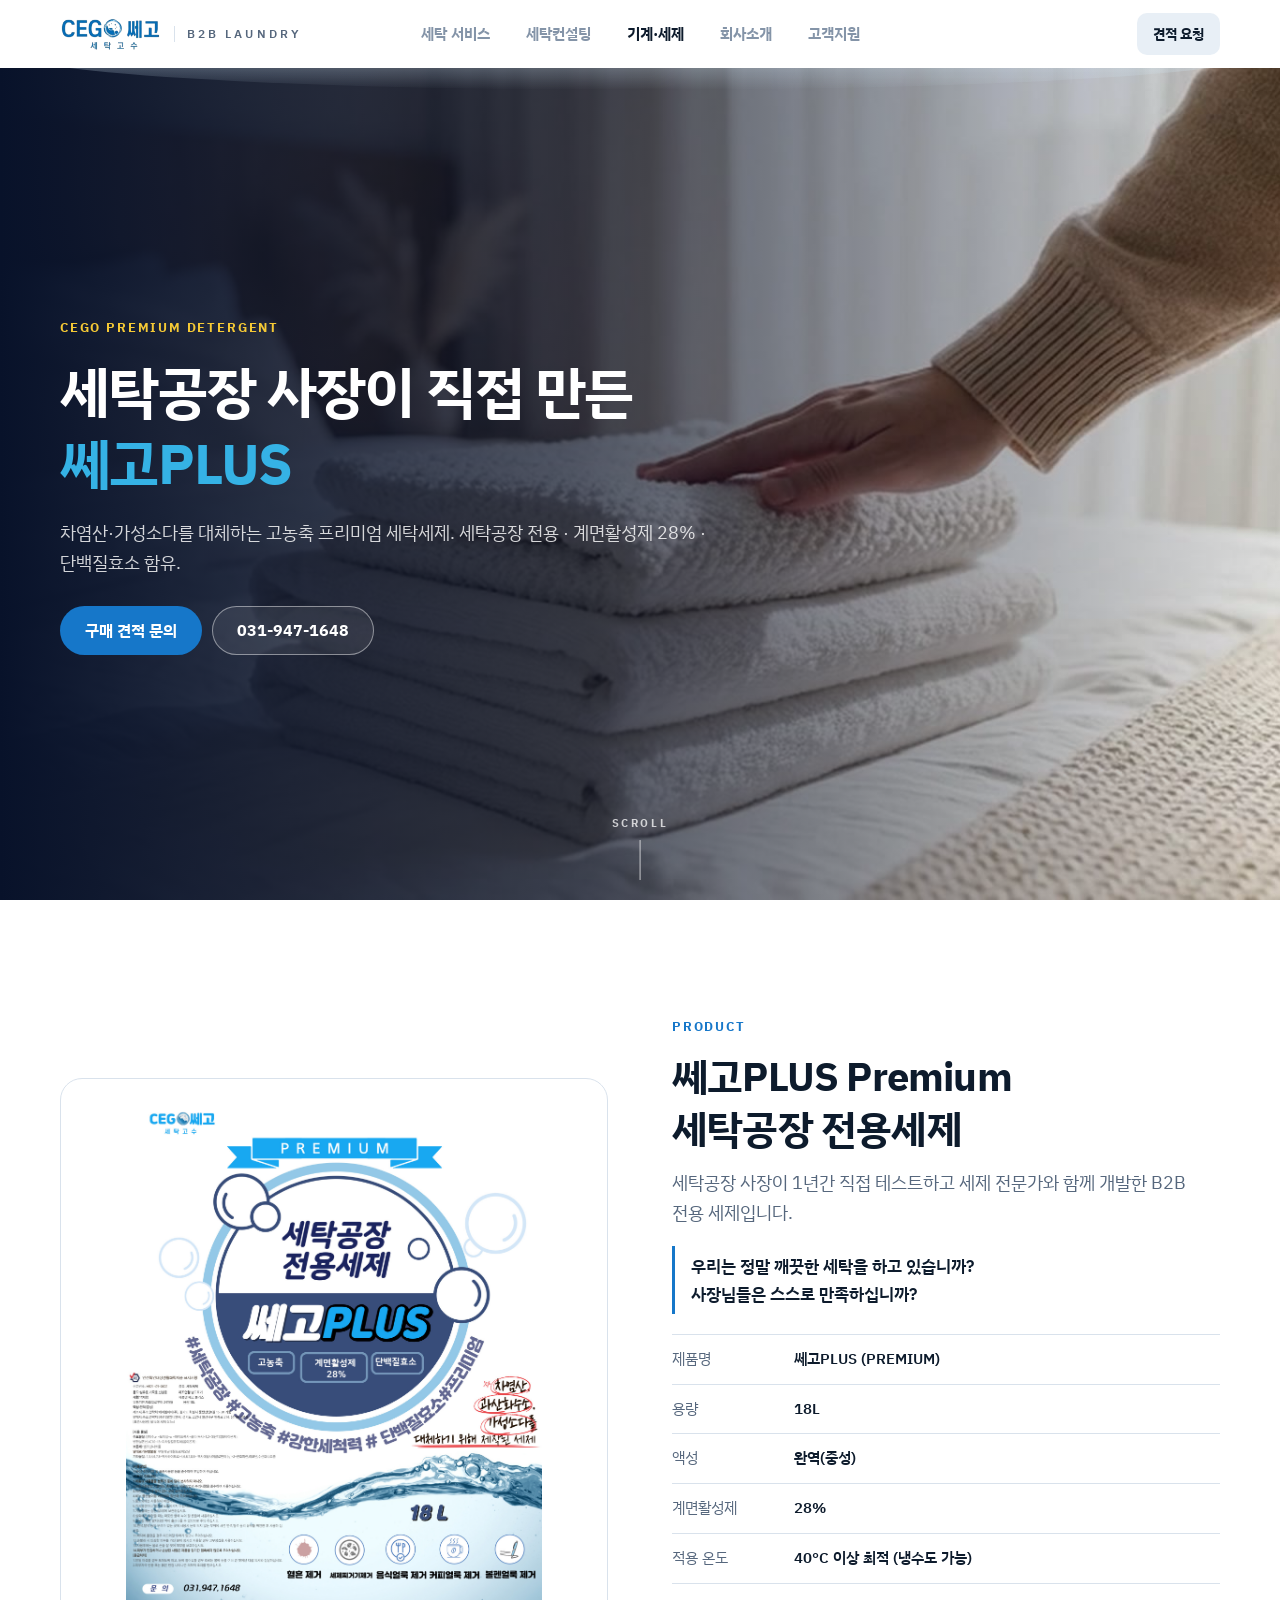
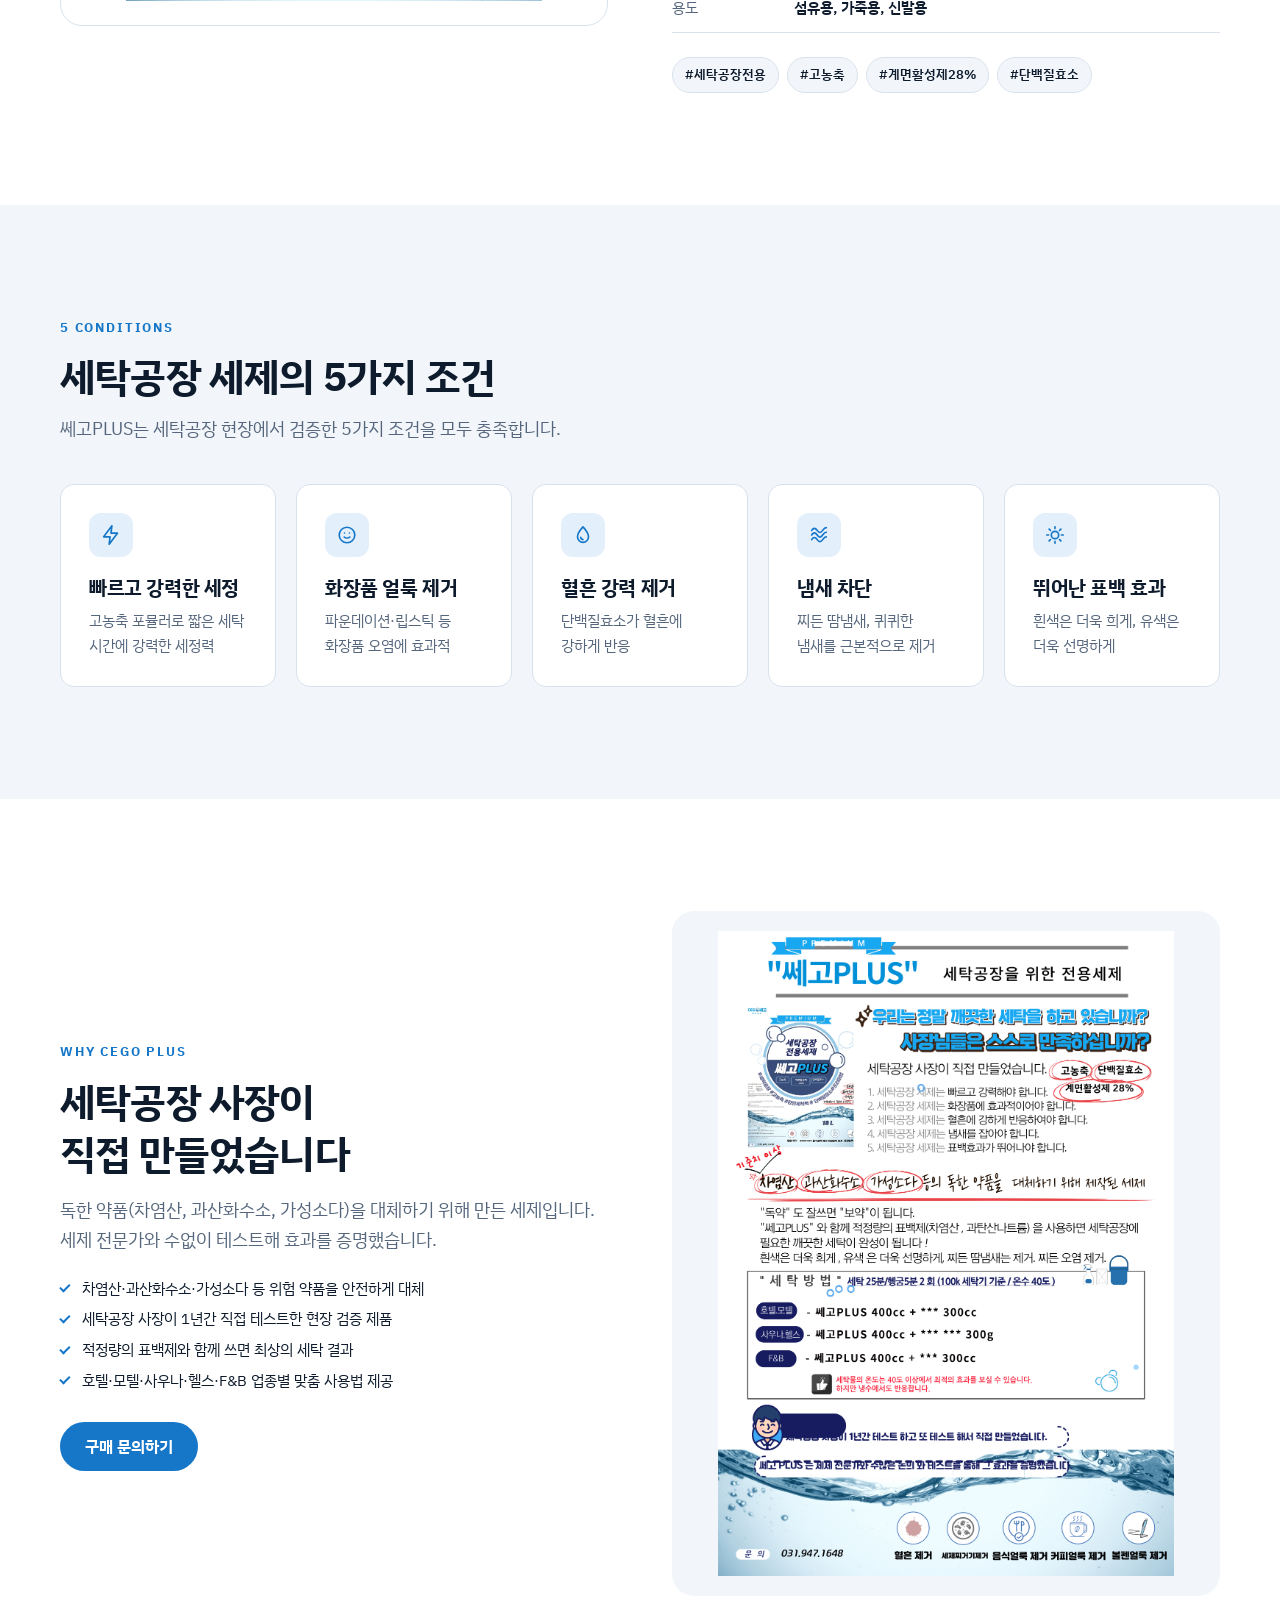
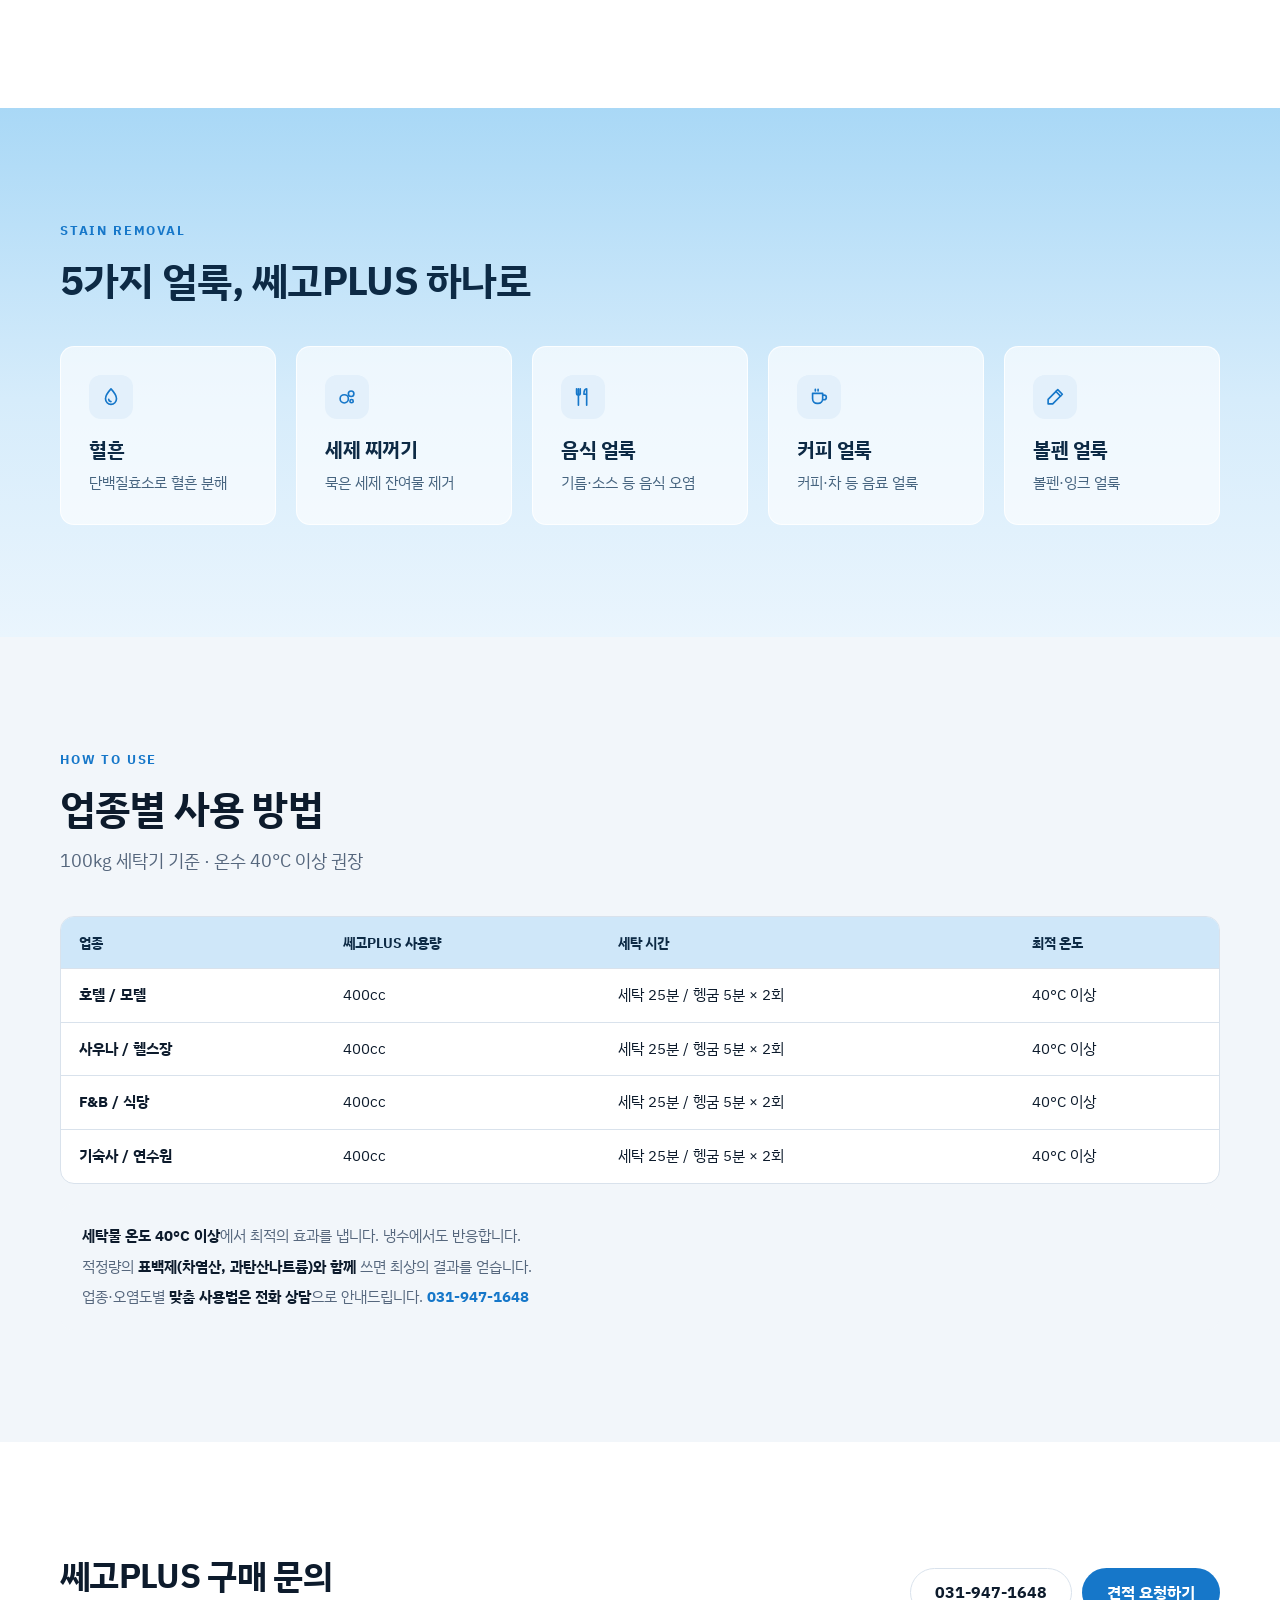
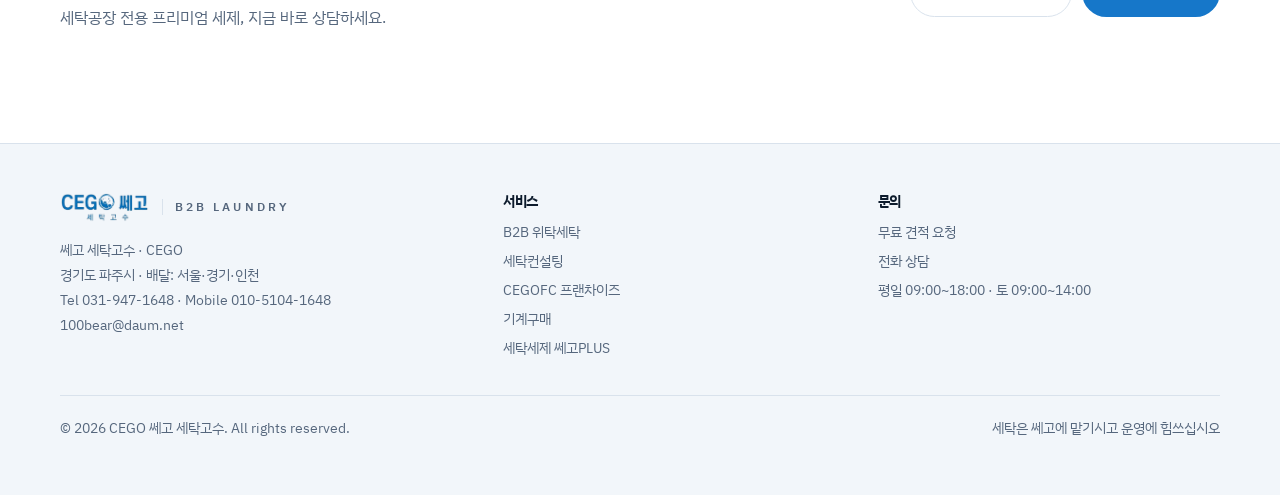
<file: detergent.html>
<!DOCTYPE html>
<html lang="ko">
<head>
  <meta charset="UTF-8">
  <meta name="viewport" content="width=device-width, initial-scale=1.0, viewport-fit=cover">
  <title>세탁세제 쎄고PLUS | CEGO 쎄고 세탁고수</title>
  <meta name="description" content="쎄고PLUS — 세탁공장 사장이 직접 만든 세탁공장 전용 프리미엄 세제. 고농축, 계면활성제 28%, 단백질효소. 차염산·가성소다 대체.">
  <meta name="theme-color" content="#ffffff">
  <link rel="icon" type="image/png" href="images/favicon.png">
  <link rel="apple-touch-icon" href="images/favicon.png">
  <link rel="preconnect" href="https://fonts.googleapis.com">
  <link rel="preconnect" href="https://fonts.gstatic.com" crossorigin>
  <link href="https://fonts.googleapis.com/css2?family=IBM+Plex+Sans+KR:wght@400;500;700&display=swap" rel="stylesheet">
  <link rel="stylesheet" href="assets/css/style.css">
</head>
<body>
  <header class="header">
    <div class="header-halo" aria-hidden="true"></div>
    <div class="wrap header-bar">
      <a href="index.html" class="brand" aria-label="CEGO 쎄고 세탁고수 홈">
        <img src="images/cego-logo-transparent.png" alt="CEGO 쎄고 세탁고수" width="102" height="34">
        <span class="brand-sep" aria-hidden="true"></span>
        <span class="brand-word">B2B Laundry</span>
      </a>
      <nav class="gnb" aria-label="주요 메뉴">
        <a href="index.html#service" data-pages="index.html">세탁 서비스</a>
        <a href="consulting.html" data-pages="consulting.html">세탁컨설팅</a>
        <a href="machines.html" data-pages="machines.html detergent.html">기계·세제</a>
        <a href="index.html#about" data-pages="">회사소개</a>
        <a href="quote.html" data-pages="quote.html">고객지원</a>
      </nav>
      <div class="header-right">
        <a href="quote.html" class="pillbtn">견적 요청</a>
        <button class="burger" type="button" aria-label="메뉴 열기" aria-expanded="false" aria-controls="mnav"><span></span><span></span><span></span></button>
      </div>
    </div>
    <div class="mega" aria-hidden="false">
      <div class="wrap mega-cols">
        <div class="mega-col"><p>맡기면 끝나는 B2B 세탁</p><a href="index.html#service">B2B 위탁세탁</a><a href="index.html#flow">세탁 공정</a><a href="index.html#why">왜 쎄고인가</a></div>
        <div class="mega-col"><p>세탁업을 시작한다면</p><a href="consulting.html#startup">창업 컨설팅</a><a href="consulting.html#franchise">CEGOFC 프랜차이즈</a><a href="consulting.html#education">창업 교육</a><a href="consulting.html#process">진행 과정</a></div>
        <div class="mega-col"><p>검증된 설비와 세제</p><a href="machines.html#washer">업소용 세탁기</a><a href="machines.html#dryer">업소용 건조기</a><a href="machines.html#ironer">다림기 · 폴더</a><a href="detergent.html">세제 쎄고PLUS<span class=new>NEW</span></a></div>
        <div class="mega-col"><p>쎄고를 알아본 뒤</p><a href="index.html#about">쎄고 소개</a><a href="index.html#growth">숫자로 보는 쎄고</a><a href="index.html#gallery">세탁공장 현장</a></div>
        <div class="mega-col"><p>언제든 물어보세요</p><a href="quote.html">무료 견적 요청</a><a href="tel:031-947-1648">전화 상담 031-947-1648</a><a href="sms:010-5104-1648">문자 상담 010-5104-1648</a></div>
      </div>
    </div>
    <nav class="mnav" id="mnav" hidden aria-label="모바일 메뉴">
      <div class="wrap">
      <div class="mnav-group"><h5>세탁 서비스</h5><p>맡기면 끝나는 B2B 세탁</p><a href="index.html#service">B2B 위탁세탁</a><a href="index.html#flow">세탁 공정</a><a href="index.html#why">왜 쎄고인가</a></div>
      <div class="mnav-group"><h5>세탁컨설팅</h5><p>세탁업을 시작한다면</p><a href="consulting.html#startup">창업 컨설팅</a><a href="consulting.html#franchise">CEGOFC 프랜차이즈</a><a href="consulting.html#education">창업 교육</a><a href="consulting.html#process">진행 과정</a></div>
      <div class="mnav-group"><h5>기계·세제</h5><p>검증된 설비와 세제</p><a href="machines.html#washer">업소용 세탁기</a><a href="machines.html#dryer">업소용 건조기</a><a href="machines.html#ironer">다림기 · 폴더</a><a href="detergent.html">세제 쎄고PLUS</a></div>
      <div class="mnav-group"><h5>회사소개</h5><p>쎄고를 알아본 뒤</p><a href="index.html#about">쎄고 소개</a><a href="index.html#growth">숫자로 보는 쎄고</a><a href="index.html#gallery">세탁공장 현장</a></div>
      <div class="mnav-group"><h5>고객지원</h5><p>언제든 물어보세요</p><a href="quote.html">무료 견적 요청</a><a href="tel:031-947-1648">전화 상담 031-947-1648</a><a href="sms:010-5104-1648">문자 상담 010-5104-1648</a></div>
        <div class="mnav-foot">
          <a href="quote.html" class="btn btn-primary btn-block">무료 견적 요청하기</a>
          <small>031-947-1648 · 평일 09:00~18:00</small>
        </div>
      </div>
    </nav>
  </header>

  <main>
    <section class="fhero">
      <img src="images/flow/detergent-hero.jpg" alt="깨끗하게 세탁된 흰 타월" fetchpriority="high">
      <div class="wrap">
        <div class="fhero-body">
          <span class="eyebrow">CEGO Premium Detergent</span>
          <h1 class="h-xl">세탁공장 사장이 직접 만든<br><em>쎄고PLUS</em></h1>
          <p class="lead">차염산·가성소다를 대체하는 고농축 프리미엄 세탁세제. 세탁공장 전용 · 계면활성제 28% · 단백질효소 함유.</p>
          <div class="btn-row"><a href="quote.html?type=세탁세제" class="btn btn-primary">구매 견적 문의</a><a href="tel:031-947-1648" class="btn btn-hero-ghost">031-947-1648</a></div>
        </div>
      </div>
      <button class="scroll-cue" type="button" aria-label="아래로 스크롤">SCROLL</button>
    </section>

    <section class="band" id="product">
      <div class="wrap split">
        <div class="split-media rv" style="background:#fff;border:1px solid var(--line)">
          <img src="images/cego-plus-product.jpeg" alt="쎄고PLUS 세탁공장 전용 프리미엄 세제 18L" loading="lazy" style="object-fit:contain;aspect-ratio:1/1;padding:24px">
        </div>
        <div class="rv">
          <span class="eyebrow">Product</span>
          <h2 class="h-l" style="margin-top:12px">쎄고PLUS Premium<br>세탁공장 전용세제</h2>
          <p class="lead" style="margin-top:14px">세탁공장 사장이 1년간 직접 테스트하고 세제 전문가와 함께 개발한 B2B 전용 세제입니다.</p>
          <p class="quote-box">우리는 정말 깨끗한 세탁을 하고 있습니까?<br>사장님들은 스스로 만족하십니까?</p>
          <dl class="spec">
            <div><dt>제품명</dt><dd>쎄고PLUS (PREMIUM)</dd></div>
            <div><dt>용량</dt><dd>18L</dd></div>
            <div><dt>액성</dt><dd>완역(중성)</dd></div>
            <div><dt>계면활성제</dt><dd>28%</dd></div>
            <div><dt>적용 온도</dt><dd>40°C 이상 최적 (냉수도 가능)</dd></div>
            <div><dt>용도</dt><dd>섬유용, 가죽용, 신발용</dd></div>
          </dl>
          <div class="chips"><span class="chip">#세탁공장전용</span><span class="chip">#고농축</span><span class="chip">#계면활성제28%</span><span class="chip">#단백질효소</span></div>
        </div>
      </div>
    </section>

    <section class="band band-surface" id="conditions">
      <div class="wrap">
        <div class="sec-head">
          <span class="eyebrow">5 Conditions</span>
          <h2 class="h-l">세탁공장 세제의 5가지 조건</h2>
          <p class="lead">쎄고PLUS는 세탁공장 현장에서 검증한 5가지 조건을 모두 충족합니다.</p>
        </div>
        <div class="grid g5">
          <div class="card rv"><span class="ico" aria-hidden="true"><svg viewBox="0 0 24 24" fill="none" stroke="currentColor" stroke-width="1.8" stroke-linecap="round" stroke-linejoin="round"><path d="M13 2 4 14h7l-1 8 9-12h-7l1-8z"/></svg></span><h3>빠르고 강력한 세정</h3><p>고농축 포뮬러로 짧은 세탁 시간에 강력한 세정력</p></div>
          <div class="card rv"><span class="ico" aria-hidden="true"><svg viewBox="0 0 24 24" fill="none" stroke="currentColor" stroke-width="1.8" stroke-linecap="round" stroke-linejoin="round"><circle cx="12" cy="12" r="8.5"/><path d="M9 14.2c1.6 1.4 4.4 1.4 6 0M9.3 9.8h.01M14.7 9.8h.01"/></svg></span><h3>화장품 얼룩 제거</h3><p>파운데이션·립스틱 등 화장품 오염에 효과적</p></div>
          <div class="card rv"><span class="ico" aria-hidden="true"><svg viewBox="0 0 24 24" fill="none" stroke="currentColor" stroke-width="1.8" stroke-linecap="round" stroke-linejoin="round"><path d="M12 3.2s6 6.4 6 10.8a6 6 0 0 1-12 0c0-4.4 6-10.8 6-10.8z"/><path d="M9.5 14.5a2.6 2.6 0 0 0 2.5 2.5"/></svg></span><h3>혈흔 강력 제거</h3><p>단백질효소가 혈흔에 강하게 반응</p></div>
          <div class="card rv"><span class="ico" aria-hidden="true"><svg viewBox="0 0 24 24" fill="none" stroke="currentColor" stroke-width="1.8" stroke-linecap="round" stroke-linejoin="round"><path d="M4 12c2-3 4-3 6 0s4 3 6 0 4-3 4-3M4 17c2-3 4-3 6 0s4 3 6 0 4-3 4-3M4 7c2-3 4-3 6 0s4 3 6 0 4-3 4-3"/></svg></span><h3>냄새 차단</h3><p>찌든 땀냄새, 퀴퀴한 냄새를 근본적으로 제거</p></div>
          <div class="card rv"><span class="ico" aria-hidden="true"><svg viewBox="0 0 24 24" fill="none" stroke="currentColor" stroke-width="1.8" stroke-linecap="round" stroke-linejoin="round"><circle cx="12" cy="12" r="4"/><path d="M12 3v2M12 19v2M3 12h2M19 12h2M5.6 5.6 7 7M17 17l1.4 1.4M5.6 18.4 7 17M17 7l1.4-1.4"/></svg></span><h3>뛰어난 표백 효과</h3><p>흰색은 더욱 희게, 유색은 더욱 선명하게</p></div>
        </div>
      </div>
    </section>

    <section class="band" id="origin">
      <div class="wrap split">
        <div class="rv">
          <span class="eyebrow">Why CEGO PLUS</span>
          <h2 class="h-l" style="margin-top:12px">세탁공장 사장이<br>직접 만들었습니다</h2>
          <p class="lead" style="margin-top:16px">독한 약품(차염산, 과산화수소, 가성소다)을 대체하기 위해 만든 세제입니다. 세제 전문가와 수없이 테스트해 효과를 증명했습니다.</p>
          <ul class="ticks" style="margin:22px 0 28px">
            <li>차염산·과산화수소·가성소다 등 위험 약품을 안전하게 대체</li>
            <li>세탁공장 사장이 1년간 직접 테스트한 현장 검증 제품</li>
            <li>적정량의 표백제와 함께 쓰면 최상의 세탁 결과</li>
            <li>호텔·모텔·사우나·헬스·F&amp;B 업종별 맞춤 사용법 제공</li>
          </ul>
          <a href="quote.html?type=세탁세제" class="btn btn-primary">구매 문의하기</a>
        </div>
        <div class="split-media rv" style="background:var(--surface)">
          <img src="images/cego-plus-brochure.png" alt="쎄고PLUS 브로셔" loading="lazy" style="object-fit:contain;aspect-ratio:4/5;padding:20px">
        </div>
      </div>
    </section>

    <section class="band band-navy" id="stain">
      <div class="wrap">
        <div class="sec-head">
          <span class="eyebrow">Stain Removal</span>
          <h2 class="h-l">5가지 얼룩, 쎄고PLUS 하나로</h2>
        </div>
        <div class="grid g5">
          <div class="card rv"><span class="ico" aria-hidden="true"><svg viewBox="0 0 24 24" fill="none" stroke="currentColor" stroke-width="1.8" stroke-linecap="round" stroke-linejoin="round"><path d="M12 3.2s6 6.4 6 10.8a6 6 0 0 1-12 0c0-4.4 6-10.8 6-10.8z"/><path d="M9.5 14.5a2.6 2.6 0 0 0 2.5 2.5"/></svg></span><h3>혈흔</h3><p>단백질효소로 혈흔 분해</p></div>
          <div class="card rv"><span class="ico" aria-hidden="true"><svg viewBox="0 0 24 24" fill="none" stroke="currentColor" stroke-width="1.8" stroke-linecap="round" stroke-linejoin="round"><circle cx="9" cy="14" r="4.5"/><circle cx="16.5" cy="8.5" r="3"/><circle cx="17" cy="16.5" r="1.8"/></svg></span><h3>세제 찌꺼기</h3><p>묵은 세제 잔여물 제거</p></div>
          <div class="card rv"><span class="ico" aria-hidden="true"><svg viewBox="0 0 24 24" fill="none" stroke="currentColor" stroke-width="1.8" stroke-linecap="round" stroke-linejoin="round"><path d="M7 3v8M5 3v5a2 2 0 0 0 4 0V3M7 11v10M16 3c-2 0-3 2.5-3 6h3v12M16 3v18"/></svg></span><h3>음식 얼룩</h3><p>기름·소스 등 음식 오염</p></div>
          <div class="card rv"><span class="ico" aria-hidden="true"><svg viewBox="0 0 24 24" fill="none" stroke="currentColor" stroke-width="1.8" stroke-linecap="round" stroke-linejoin="round"><path d="M5 8h11v6a5 5 0 0 1-5 5h-1a5 5 0 0 1-5-5zM16 10h1.5a2.5 2.5 0 0 1 0 5H16M8 3.5v2M11 3.5v2"/></svg></span><h3>커피 얼룩</h3><p>커피·차 등 음료 얼룩</p></div>
          <div class="card rv"><span class="ico" aria-hidden="true"><svg viewBox="0 0 24 24" fill="none" stroke="currentColor" stroke-width="1.8" stroke-linecap="round" stroke-linejoin="round"><path d="m15 4 5 5-10.5 10.5H4.5v-5z"/><path d="m13 6 5 5"/></svg></span><h3>볼펜 얼룩</h3><p>볼펜·잉크 얼룩</p></div>
        </div>
      </div>
    </section>

    <section class="band band-surface" id="usage">
      <div class="wrap">
        <div class="sec-head">
          <span class="eyebrow">How to use</span>
          <h2 class="h-l">업종별 사용 방법</h2>
          <p class="lead">100kg 세탁기 기준 · 온수 40°C 이상 권장</p>
        </div>
        <div class="table-wrap rv">
          <table class="table">
            <thead><tr><th>업종</th><th>쎄고PLUS 사용량</th><th>세탁 시간</th><th>최적 온도</th></tr></thead>
            <tbody>
              <tr><td>호텔 / 모텔</td><td>400cc</td><td>세탁 25분 / 헹굼 5분 × 2회</td><td>40°C 이상</td></tr>
              <tr><td>사우나 / 헬스장</td><td>400cc</td><td>세탁 25분 / 헹굼 5분 × 2회</td><td>40°C 이상</td></tr>
              <tr><td>F&amp;B / 식당</td><td>400cc</td><td>세탁 25분 / 헹굼 5분 × 2회</td><td>40°C 이상</td></tr>
              <tr><td>기숙사 / 연수원</td><td>400cc</td><td>세탁 25분 / 헹굼 5분 × 2회</td><td>40°C 이상</td></tr>
            </tbody>
          </table>
        </div>
        <div class="note rv">
          <span><strong>세탁물 온도 40°C 이상</strong>에서 최적의 효과를 냅니다. 냉수에서도 반응합니다.</span>
          <span>적정량의 <strong>표백제(차염산, 과탄산나트륨)와 함께</strong> 쓰면 최상의 결과를 얻습니다.</span>
          <span>업종·오염도별 <strong>맞춤 사용법은 전화 상담</strong>으로 안내드립니다. <a href="tel:031-947-1648" style="color:var(--brand);font-weight:700">031-947-1648</a></span>
        </div>
      </div>
    </section>

    <section class="band band">
      <div class="wrap cta rv">
        <div><h2>쎄고PLUS 구매 문의</h2><p>세탁공장 전용 프리미엄 세제, 지금 바로 상담하세요.</p></div>
        <div class="btn-row"><a href="tel:031-947-1648" class="btn btn-ghost">031-947-1648</a><a href="quote.html?type=세탁세제" class="btn btn-primary">견적 요청하기</a></div>
      </div>
    </section>

  </main>

  <footer class="footer">
    <div class="wrap">
      <div class="footer-grid">
        <div>
          <a href="index.html" class="brand" aria-label="CEGO 쎄고 세탁고수 홈">
            <img src="images/cego-logo-transparent.png" alt="CEGO 쎄고 세탁고수" width="90" height="30">
            <span class="brand-sep" aria-hidden="true"></span>
            <span class="brand-word">B2B Laundry</span>
          </a>
          <div class="footer-info">
            <span>쎄고 세탁고수 · CEGO</span>
            <span>경기도 파주시 · 배달: 서울·경기·인천</span>
            <span>Tel <a href="tel:031-947-1648">031-947-1648</a> · Mobile <a href="tel:010-5104-1648">010-5104-1648</a></span>
            <span><a href="mailto:100bear@daum.net">100bear@daum.net</a></span>
          </div>
        </div>
        <div>
          <h4>서비스</h4>
          <ul>
            <li><a href="index.html#service">B2B 위탁세탁</a></li>
            <li><a href="consulting.html">세탁컨설팅</a></li>
            <li><a href="consulting.html#franchise">CEGOFC 프랜차이즈</a></li>
            <li><a href="machines.html">기계구매</a></li>
            <li><a href="detergent.html">세탁세제 쎄고PLUS</a></li>
          </ul>
        </div>
        <div>
          <h4>문의</h4>
          <ul>
            <li><a href="quote.html">무료 견적 요청</a></li>
            <li><a href="tel:031-947-1648">전화 상담</a></li>
            <li>평일 09:00~18:00 · 토 09:00~14:00</li>
          </ul>
        </div>
      </div>
      <div class="footer-bottom">
        <span>© 2026 CEGO 쎄고 세탁고수. All rights reserved.</span>
        <span>세탁은 쎄고에 맡기시고 운영에 힘쓰십시오</span>
      </div>
    </div>
  </footer>
  <script src="assets/js/main.js"></script>
</body>
</html>
</file>
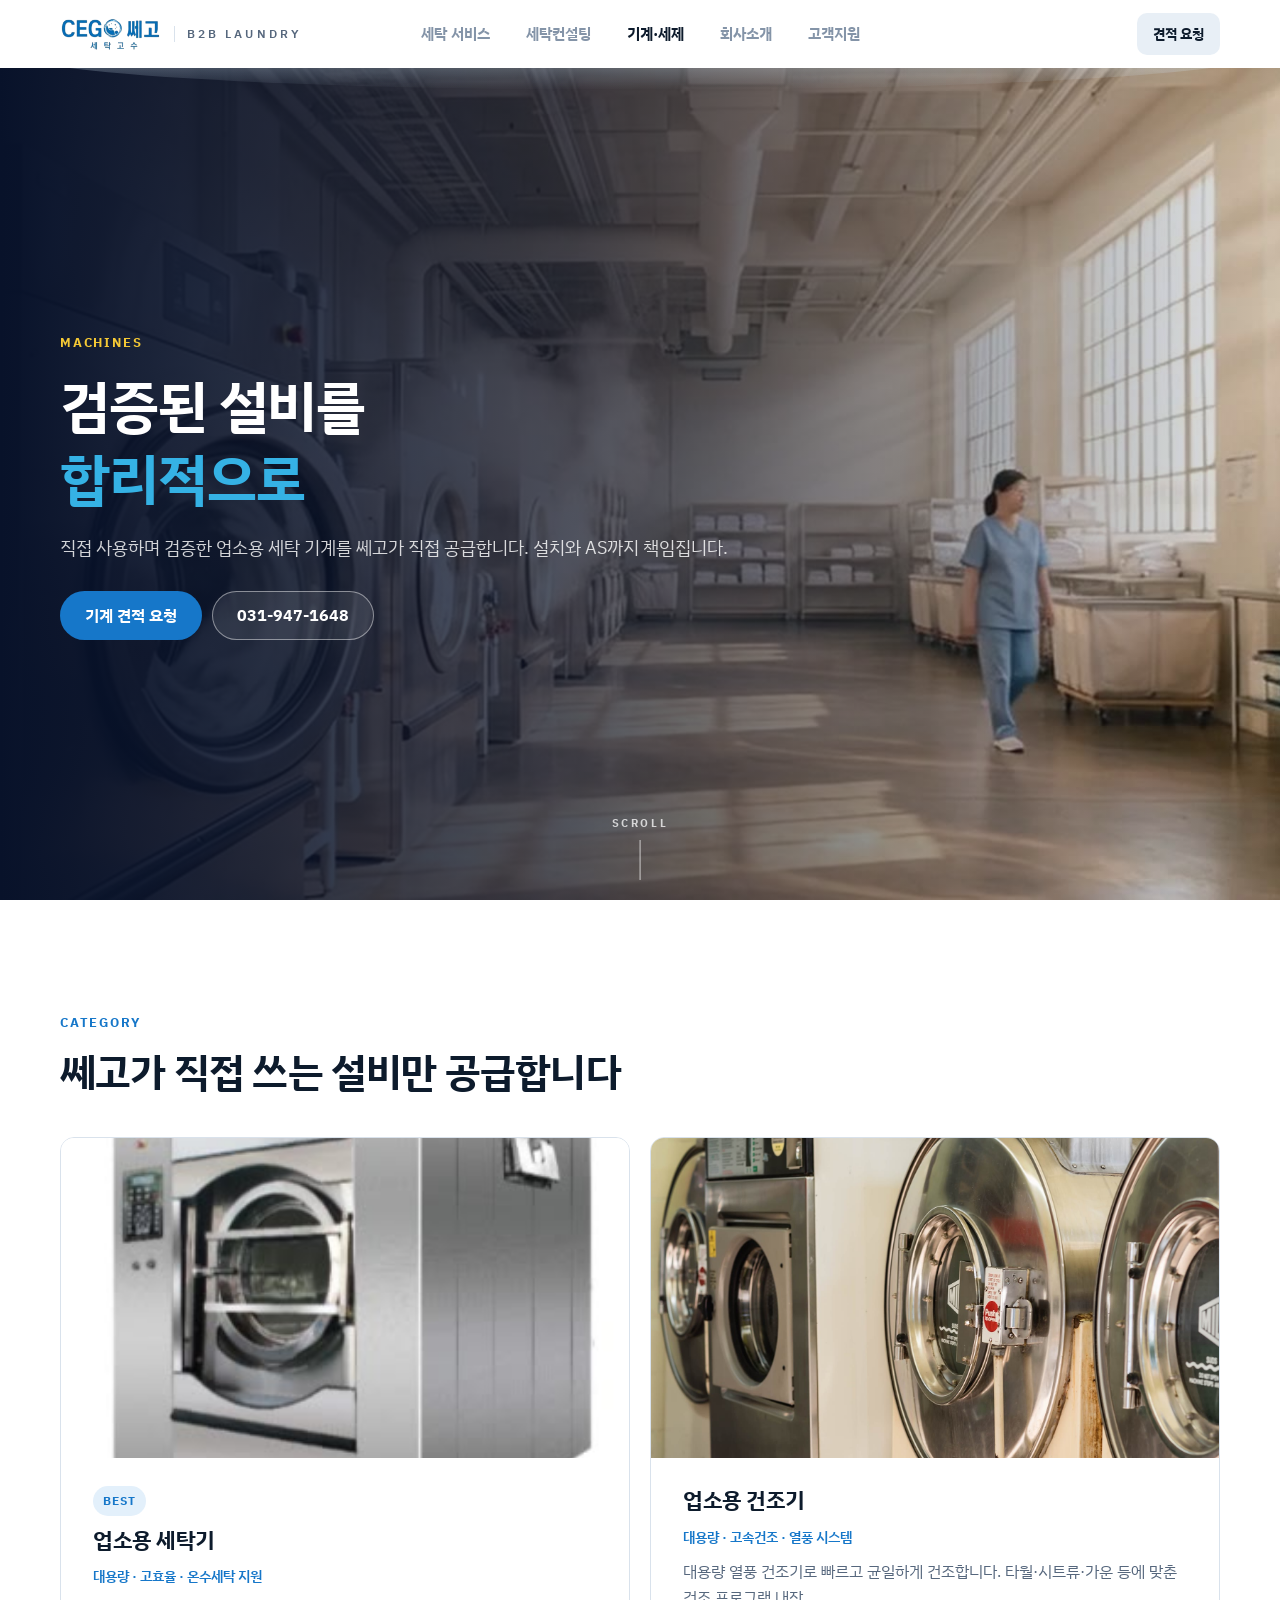
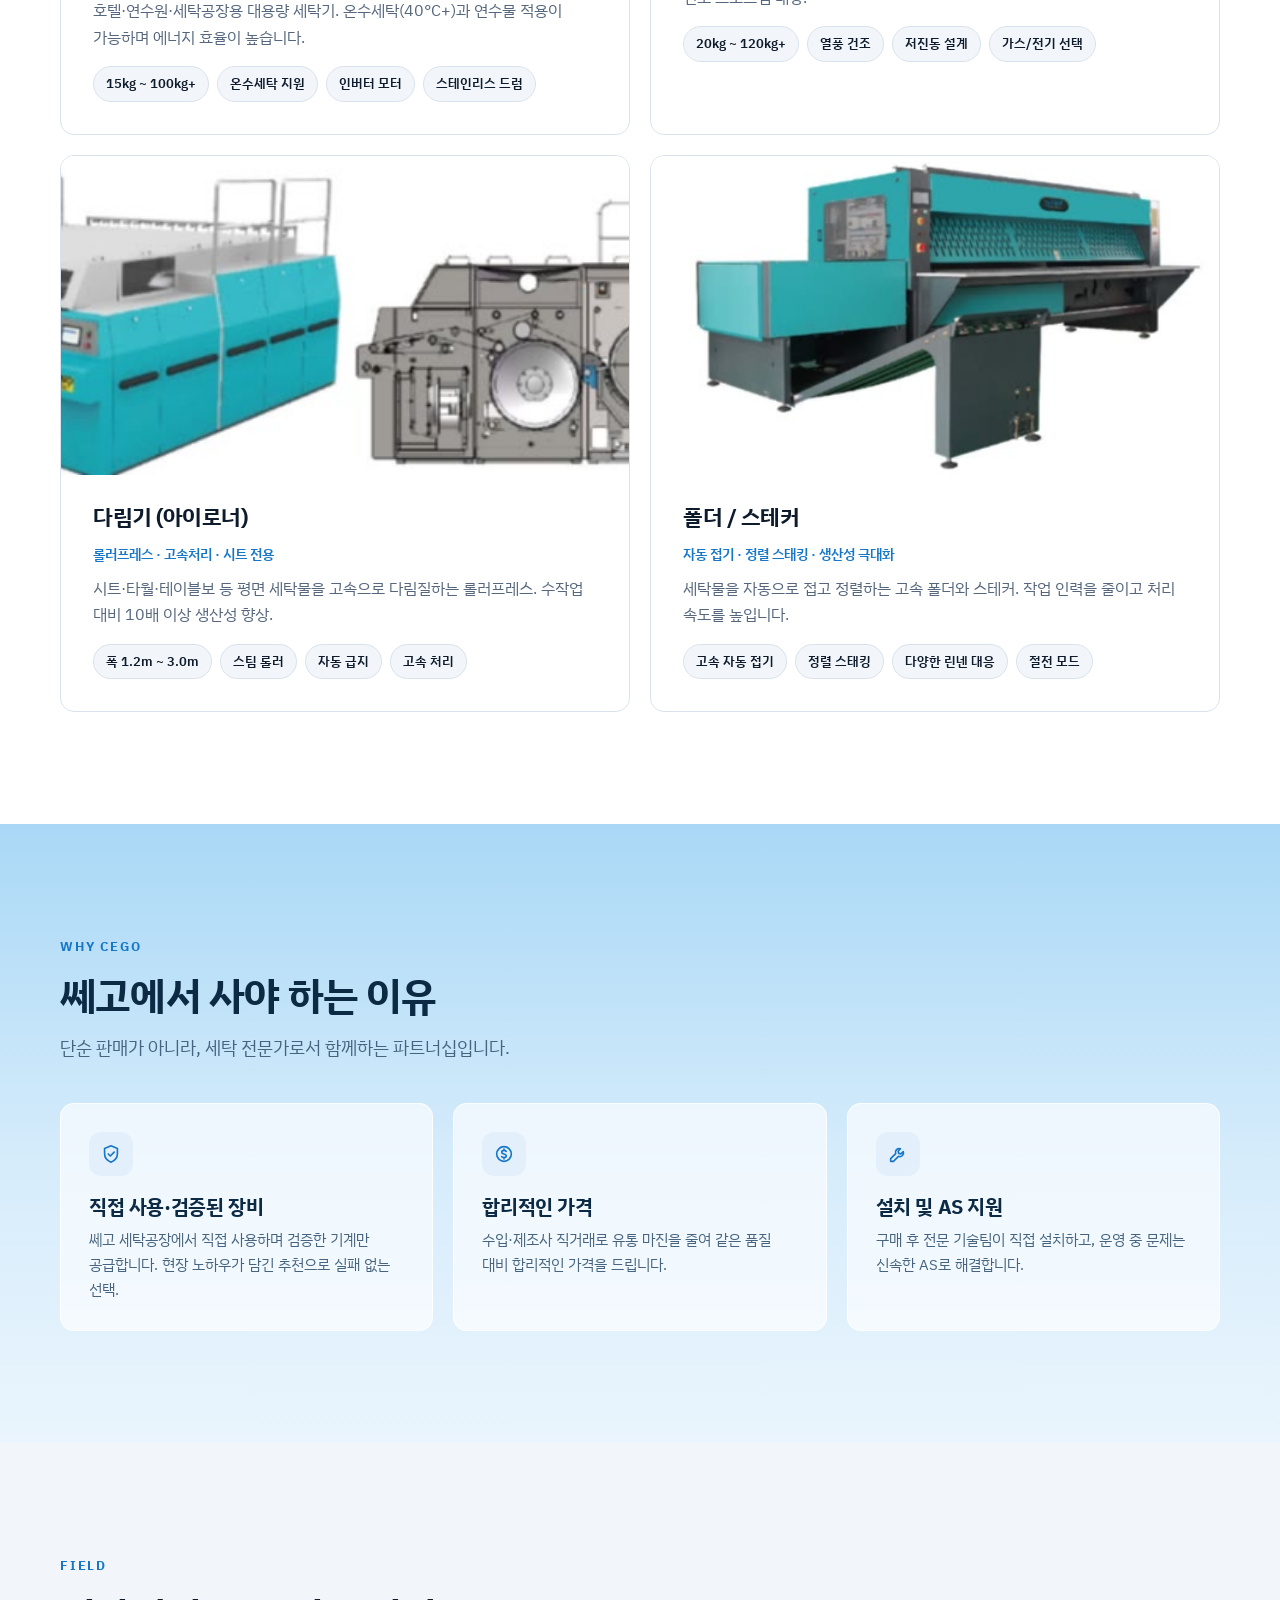
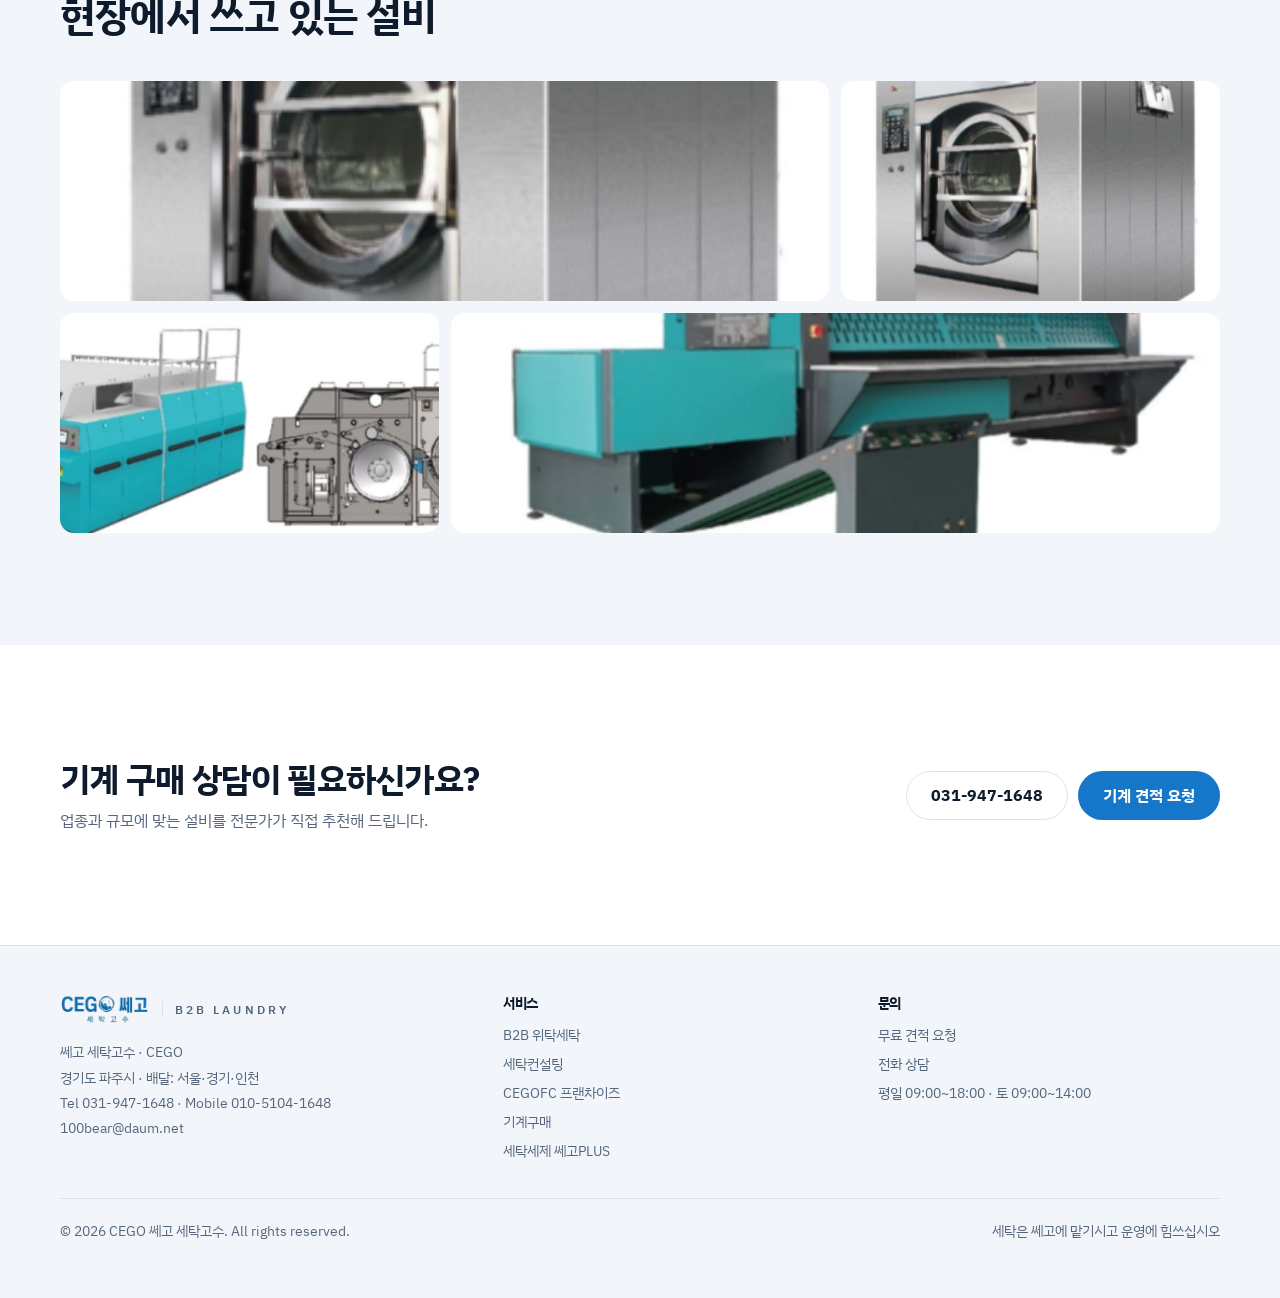
<file: machines.html>
<!DOCTYPE html>
<html lang="ko">
<head>
  <meta charset="UTF-8">
  <meta name="viewport" content="width=device-width, initial-scale=1.0, viewport-fit=cover">
  <title>기계구매 | CEGO 쎄고 세탁고수</title>
  <meta name="description" content="CEGO 쎄고 세탁고수 기계구매 — 산업용 세탁기, 건조기, 다림기, 폴더/스테커. 직접 사용해 검증한 설비를 합리적 가격에 공급합니다.">
  <meta name="theme-color" content="#ffffff">
  <link rel="icon" type="image/png" href="images/favicon.png">
  <link rel="apple-touch-icon" href="images/favicon.png">
  <link rel="preconnect" href="https://fonts.googleapis.com">
  <link rel="preconnect" href="https://fonts.gstatic.com" crossorigin>
  <link href="https://fonts.googleapis.com/css2?family=IBM+Plex+Sans+KR:wght@400;500;700&display=swap" rel="stylesheet">
  <link rel="stylesheet" href="assets/css/style.css">
</head>
<body>
  <header class="header">
    <div class="header-halo" aria-hidden="true"></div>
    <div class="wrap header-bar">
      <a href="index.html" class="brand" aria-label="CEGO 쎄고 세탁고수 홈">
        <img src="images/cego-logo-transparent.png" alt="CEGO 쎄고 세탁고수" width="102" height="34">
        <span class="brand-sep" aria-hidden="true"></span>
        <span class="brand-word">B2B Laundry</span>
      </a>
      <nav class="gnb" aria-label="주요 메뉴">
        <a href="index.html#service" data-pages="index.html">세탁 서비스</a>
        <a href="consulting.html" data-pages="consulting.html">세탁컨설팅</a>
        <a href="machines.html" data-pages="machines.html detergent.html">기계·세제</a>
        <a href="index.html#about" data-pages="">회사소개</a>
        <a href="quote.html" data-pages="quote.html">고객지원</a>
      </nav>
      <div class="header-right">
        <a href="quote.html" class="pillbtn">견적 요청</a>
        <button class="burger" type="button" aria-label="메뉴 열기" aria-expanded="false" aria-controls="mnav"><span></span><span></span><span></span></button>
      </div>
    </div>
    <div class="mega" aria-hidden="false">
      <div class="wrap mega-cols">
        <div class="mega-col"><p>맡기면 끝나는 B2B 세탁</p><a href="index.html#service">B2B 위탁세탁</a><a href="index.html#flow">세탁 공정</a><a href="index.html#why">왜 쎄고인가</a></div>
        <div class="mega-col"><p>세탁업을 시작한다면</p><a href="consulting.html#startup">창업 컨설팅</a><a href="consulting.html#franchise">CEGOFC 프랜차이즈</a><a href="consulting.html#education">창업 교육</a><a href="consulting.html#process">진행 과정</a></div>
        <div class="mega-col"><p>검증된 설비와 세제</p><a href="machines.html#washer">업소용 세탁기</a><a href="machines.html#dryer">업소용 건조기</a><a href="machines.html#ironer">다림기 · 폴더</a><a href="detergent.html">세제 쎄고PLUS<span class=new>NEW</span></a></div>
        <div class="mega-col"><p>쎄고를 알아본 뒤</p><a href="index.html#about">쎄고 소개</a><a href="index.html#growth">숫자로 보는 쎄고</a><a href="index.html#gallery">세탁공장 현장</a></div>
        <div class="mega-col"><p>언제든 물어보세요</p><a href="quote.html">무료 견적 요청</a><a href="tel:031-947-1648">전화 상담 031-947-1648</a><a href="sms:010-5104-1648">문자 상담 010-5104-1648</a></div>
      </div>
    </div>
    <nav class="mnav" id="mnav" hidden aria-label="모바일 메뉴">
      <div class="wrap">
      <div class="mnav-group"><h5>세탁 서비스</h5><p>맡기면 끝나는 B2B 세탁</p><a href="index.html#service">B2B 위탁세탁</a><a href="index.html#flow">세탁 공정</a><a href="index.html#why">왜 쎄고인가</a></div>
      <div class="mnav-group"><h5>세탁컨설팅</h5><p>세탁업을 시작한다면</p><a href="consulting.html#startup">창업 컨설팅</a><a href="consulting.html#franchise">CEGOFC 프랜차이즈</a><a href="consulting.html#education">창업 교육</a><a href="consulting.html#process">진행 과정</a></div>
      <div class="mnav-group"><h5>기계·세제</h5><p>검증된 설비와 세제</p><a href="machines.html#washer">업소용 세탁기</a><a href="machines.html#dryer">업소용 건조기</a><a href="machines.html#ironer">다림기 · 폴더</a><a href="detergent.html">세제 쎄고PLUS</a></div>
      <div class="mnav-group"><h5>회사소개</h5><p>쎄고를 알아본 뒤</p><a href="index.html#about">쎄고 소개</a><a href="index.html#growth">숫자로 보는 쎄고</a><a href="index.html#gallery">세탁공장 현장</a></div>
      <div class="mnav-group"><h5>고객지원</h5><p>언제든 물어보세요</p><a href="quote.html">무료 견적 요청</a><a href="tel:031-947-1648">전화 상담 031-947-1648</a><a href="sms:010-5104-1648">문자 상담 010-5104-1648</a></div>
        <div class="mnav-foot">
          <a href="quote.html" class="btn btn-primary btn-block">무료 견적 요청하기</a>
          <small>031-947-1648 · 평일 09:00~18:00</small>
        </div>
      </div>
    </nav>
  </header>

  <main>
    <section class="fhero">
      <img src="images/flow/machines-hero.jpg" alt="쎄고 세탁공장의 산업용 세탁기" fetchpriority="high">
      <div class="wrap">
        <div class="fhero-body">
          <span class="eyebrow">Machines</span>
          <h1 class="h-xl">검증된 설비를<br><em>합리적으로</em></h1>
          <p class="lead">직접 사용하며 검증한 업소용 세탁 기계를 쎄고가 직접 공급합니다. 설치와 AS까지 책임집니다.</p>
          <div class="btn-row"><a href="quote.html?type=기계구매" class="btn btn-primary">기계 견적 요청</a><a href="tel:031-947-1648" class="btn btn-hero-ghost">031-947-1648</a></div>
        </div>
      </div>
      <button class="scroll-cue" type="button" aria-label="아래로 스크롤">SCROLL</button>
    </section>

    <section class="band" id="category">
      <div class="wrap">
        <div class="sec-head">
          <span class="eyebrow">Category</span>
          <h2 class="h-l">쎄고가 직접 쓰는 설비만 공급합니다</h2>
        </div>
        <div class="grid g2">
          <article class="biz rv" id="washer" style="cursor:default">
            <div class="biz-img"><img src="images/flow/machine-washer.jpg" alt="업소용 대형 세탁기" loading="lazy"></div>
            <div class="biz-body">
              <span class="tag">BEST</span>
              <h3>업소용 세탁기</h3>
              <p style="font-size:14px;font-weight:600;color:var(--brand)">대용량 · 고효율 · 온수세탁 지원</p>
              <p>호텔·연수원·세탁공장용 대용량 세탁기. 온수세탁(40°C+)과 연수물 적용이 가능하며 에너지 효율이 높습니다.</p>
              <div class="chips" style="margin-top:6px"><span class="chip">15kg ~ 100kg+</span><span class="chip">온수세탁 지원</span><span class="chip">인버터 모터</span><span class="chip">스테인리스 드럼</span></div>
            </div>
          </article>
          <article class="biz rv" id="dryer" style="cursor:default">
            <div class="biz-img"><img src="images/flow/machine-dryer.jpg" alt="업소용 대용량 건조기" loading="lazy"></div>
            <div class="biz-body">
              
              <h3>업소용 건조기</h3>
              <p style="font-size:14px;font-weight:600;color:var(--brand)">대용량 · 고속건조 · 열풍 시스템</p>
              <p>대용량 열풍 건조기로 빠르고 균일하게 건조합니다. 타월·시트류·가운 등에 맞춘 건조 프로그램 내장.</p>
              <div class="chips" style="margin-top:6px"><span class="chip">20kg ~ 120kg+</span><span class="chip">열풍 건조</span><span class="chip">저진동 설계</span><span class="chip">가스/전기 선택</span></div>
            </div>
          </article>
          <article class="biz rv" id="ironer" style="cursor:default">
            <div class="biz-img"><img src="images/flow/machine-ironer.jpg" alt="롤러프레스 아이로너 다림기" loading="lazy"></div>
            <div class="biz-body">
              
              <h3>다림기 (아이로너)</h3>
              <p style="font-size:14px;font-weight:600;color:var(--brand)">롤러프레스 · 고속처리 · 시트 전용</p>
              <p>시트·타월·테이블보 등 평면 세탁물을 고속으로 다림질하는 롤러프레스. 수작업 대비 10배 이상 생산성 향상.</p>
              <div class="chips" style="margin-top:6px"><span class="chip">폭 1.2m ~ 3.0m</span><span class="chip">스팀 롤러</span><span class="chip">자동 급지</span><span class="chip">고속 처리</span></div>
            </div>
          </article>
          <article class="biz rv" id="transfer" style="cursor:default">
            <div class="biz-img"><img src="images/flow/machine-folder.jpg" alt="고속 폴더 스테커" loading="lazy"></div>
            <div class="biz-body">
              
              <h3>폴더 / 스테커</h3>
              <p style="font-size:14px;font-weight:600;color:var(--brand)">자동 접기 · 정렬 스태킹 · 생산성 극대화</p>
              <p>세탁물을 자동으로 접고 정렬하는 고속 폴더와 스테커. 작업 인력을 줄이고 처리 속도를 높입니다.</p>
              <div class="chips" style="margin-top:6px"><span class="chip">고속 자동 접기</span><span class="chip">정렬 스태킹</span><span class="chip">다양한 린넨 대응</span><span class="chip">절전 모드</span></div>
            </div>
          </article>
        </div>
      </div>
    </section>

    <section class="band band-navy" id="why-buy">
      <div class="wrap">
        <div class="sec-head">
          <span class="eyebrow">Why CEGO</span>
          <h2 class="h-l">쎄고에서 사야 하는 이유</h2>
          <p class="lead">단순 판매가 아니라, 세탁 전문가로서 함께하는 파트너십입니다.</p>
        </div>
        <div class="grid g3">
          <div class="card rv"><span class="ico" aria-hidden="true"><svg viewBox="0 0 24 24" fill="none" stroke="currentColor" stroke-width="1.8" stroke-linecap="round" stroke-linejoin="round"><path d="M12 3 5 6v5.5c0 4.3 3 8 7 9.5 4-1.5 7-5.2 7-9.5V6z"/><path d="m9 12 2.2 2.2L15.5 10"/></svg></span><h3>직접 사용·검증된 장비</h3><p>쎄고 세탁공장에서 직접 사용하며 검증한 기계만 공급합니다. 현장 노하우가 담긴 추천으로 실패 없는 선택.</p></div>
          <div class="card rv"><span class="ico" aria-hidden="true"><svg viewBox="0 0 24 24" fill="none" stroke="currentColor" stroke-width="1.8" stroke-linecap="round" stroke-linejoin="round"><circle cx="12" cy="12" r="8"/><path d="M14.5 9.2c-.6-.8-1.5-1.2-2.5-1.2-1.4 0-2.5.8-2.5 2s1.1 1.7 2.5 2 2.5.8 2.5 2-1.1 2-2.5 2c-1 0-2-.4-2.6-1.2M12 6.5V8m0 8v1.5"/></svg></span><h3>합리적인 가격</h3><p>수입·제조사 직거래로 유통 마진을 줄여 같은 품질 대비 합리적인 가격을 드립니다.</p></div>
          <div class="card rv"><span class="ico" aria-hidden="true"><svg viewBox="0 0 24 24" fill="none" stroke="currentColor" stroke-width="1.8" stroke-linecap="round" stroke-linejoin="round"><path d="M14.7 6.3a4 4 0 0 0-5.2 5.2L4 17v3h3l5.5-5.5a4 4 0 0 0 5.2-5.2l-2.5 2.5-2.5-.5-.5-2.5z"/></svg></span><h3>설치 및 AS 지원</h3><p>구매 후 전문 기술팀이 직접 설치하고, 운영 중 문제는 신속한 AS로 해결합니다.</p></div>
        </div>
      </div>
    </section>

    <section class="band band-surface" id="more">
      <div class="wrap">
        <div class="sec-head">
          <span class="eyebrow">Field</span>
          <h2 class="h-l">현장에서 쓰고 있는 설비</h2>
        </div>
        <div class="gallery">
          <figure class="wide rv"><img src="images/KakaoTalk_Photo_2026-04-23-10-50-04-002.jpeg" alt="쎄고 세탁공장 세탁기" loading="lazy"></figure>
          <figure class="rv"><img src="images/washer-1.jpg" alt="업소용 세탁기 측면" loading="lazy"></figure>
          <figure class="rv"><img src="images/ironer.jpg" alt="롤러 아이로너" loading="lazy"></figure>
          <figure class="wide rv"><img src="images/High-speed-Folder.jpg" alt="고속 폴더" loading="lazy"></figure>
        </div>
      </div>
    </section>

    <section class="band band">
      <div class="wrap cta rv">
        <div><h2>기계 구매 상담이 필요하신가요?</h2><p>업종과 규모에 맞는 설비를 전문가가 직접 추천해 드립니다.</p></div>
        <div class="btn-row"><a href="tel:031-947-1648" class="btn btn-ghost">031-947-1648</a><a href="quote.html?type=기계구매" class="btn btn-primary">기계 견적 요청</a></div>
      </div>
    </section>

  </main>

  <footer class="footer">
    <div class="wrap">
      <div class="footer-grid">
        <div>
          <a href="index.html" class="brand" aria-label="CEGO 쎄고 세탁고수 홈">
            <img src="images/cego-logo-transparent.png" alt="CEGO 쎄고 세탁고수" width="90" height="30">
            <span class="brand-sep" aria-hidden="true"></span>
            <span class="brand-word">B2B Laundry</span>
          </a>
          <div class="footer-info">
            <span>쎄고 세탁고수 · CEGO</span>
            <span>경기도 파주시 · 배달: 서울·경기·인천</span>
            <span>Tel <a href="tel:031-947-1648">031-947-1648</a> · Mobile <a href="tel:010-5104-1648">010-5104-1648</a></span>
            <span><a href="mailto:100bear@daum.net">100bear@daum.net</a></span>
          </div>
        </div>
        <div>
          <h4>서비스</h4>
          <ul>
            <li><a href="index.html#service">B2B 위탁세탁</a></li>
            <li><a href="consulting.html">세탁컨설팅</a></li>
            <li><a href="consulting.html#franchise">CEGOFC 프랜차이즈</a></li>
            <li><a href="machines.html">기계구매</a></li>
            <li><a href="detergent.html">세탁세제 쎄고PLUS</a></li>
          </ul>
        </div>
        <div>
          <h4>문의</h4>
          <ul>
            <li><a href="quote.html">무료 견적 요청</a></li>
            <li><a href="tel:031-947-1648">전화 상담</a></li>
            <li>평일 09:00~18:00 · 토 09:00~14:00</li>
          </ul>
        </div>
      </div>
      <div class="footer-bottom">
        <span>© 2026 CEGO 쎄고 세탁고수. All rights reserved.</span>
        <span>세탁은 쎄고에 맡기시고 운영에 힘쓰십시오</span>
      </div>
    </div>
  </footer>
  <script src="assets/js/main.js"></script>
</body>
</html>
</file>
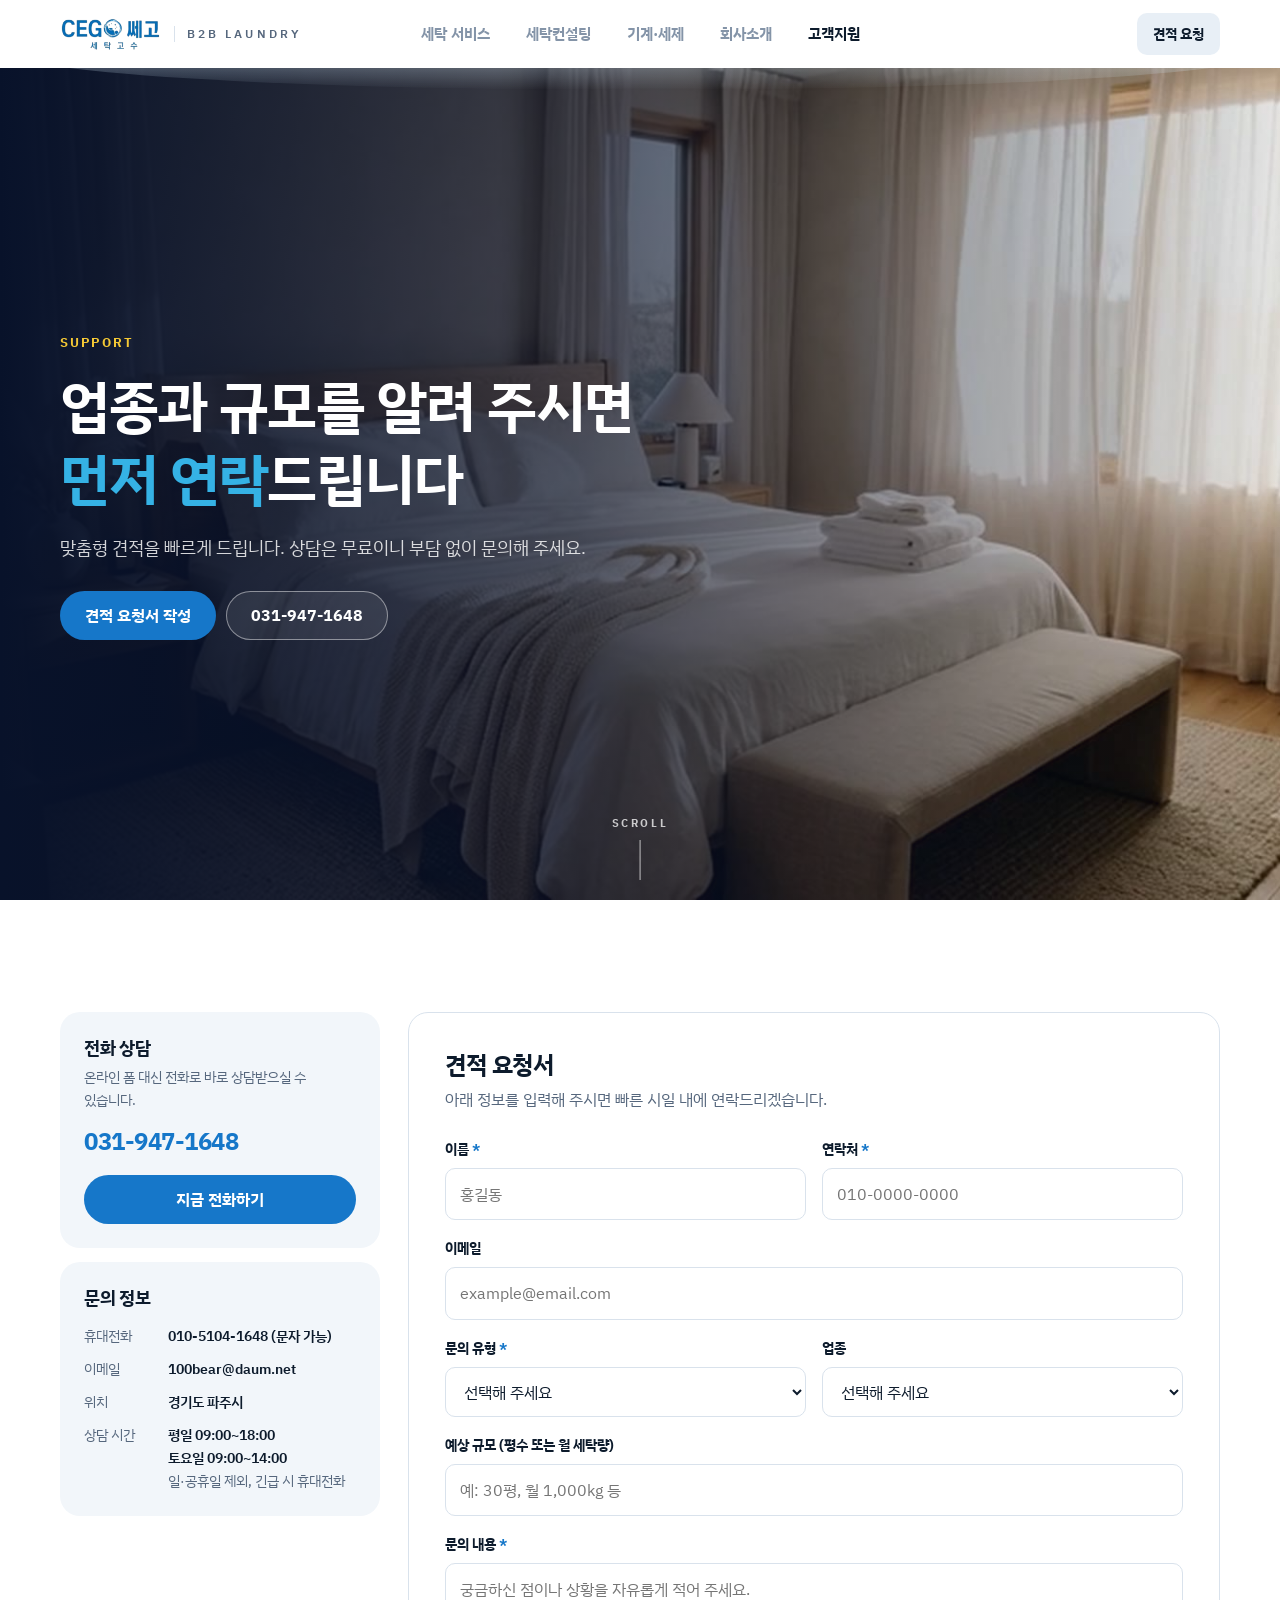
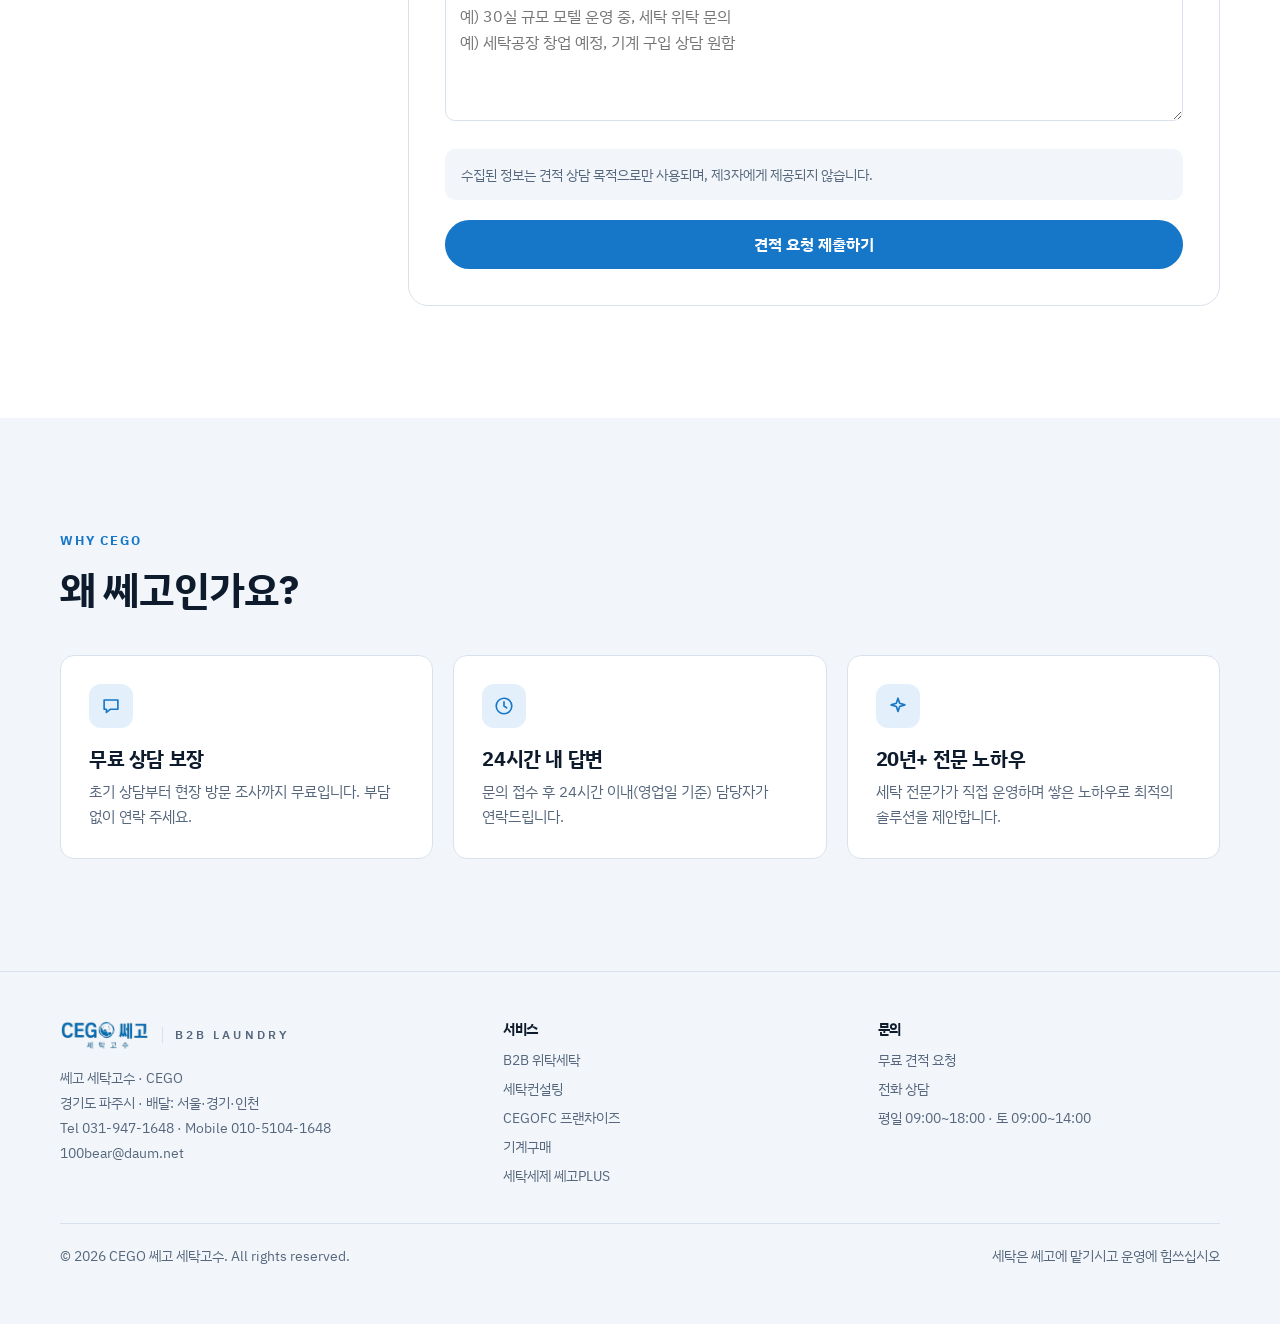
<file: quote.html>
<!DOCTYPE html>
<html lang="ko">
<head>
  <meta charset="UTF-8">
  <meta name="viewport" content="width=device-width, initial-scale=1.0, viewport-fit=cover">
  <title>견적요청 | CEGO 쎄고 세탁고수</title>
  <meta name="description" content="CEGO 쎄고 세탁고수 견적요청 — 세탁컨설팅, 기계구매, 세탁위탁 등 무료 견적을 받아보세요.">
  <meta name="theme-color" content="#ffffff">
  <link rel="icon" type="image/png" href="images/favicon.png">
  <link rel="apple-touch-icon" href="images/favicon.png">
  <link rel="preconnect" href="https://fonts.googleapis.com">
  <link rel="preconnect" href="https://fonts.gstatic.com" crossorigin>
  <link href="https://fonts.googleapis.com/css2?family=IBM+Plex+Sans+KR:wght@400;500;700&display=swap" rel="stylesheet">
  <link rel="stylesheet" href="assets/css/style.css">
</head>
<body>
  <header class="header">
    <div class="header-halo" aria-hidden="true"></div>
    <div class="wrap header-bar">
      <a href="index.html" class="brand" aria-label="CEGO 쎄고 세탁고수 홈">
        <img src="images/cego-logo-transparent.png" alt="CEGO 쎄고 세탁고수" width="102" height="34">
        <span class="brand-sep" aria-hidden="true"></span>
        <span class="brand-word">B2B Laundry</span>
      </a>
      <nav class="gnb" aria-label="주요 메뉴">
        <a href="index.html#service" data-pages="index.html">세탁 서비스</a>
        <a href="consulting.html" data-pages="consulting.html">세탁컨설팅</a>
        <a href="machines.html" data-pages="machines.html detergent.html">기계·세제</a>
        <a href="index.html#about" data-pages="">회사소개</a>
        <a href="quote.html" data-pages="quote.html">고객지원</a>
      </nav>
      <div class="header-right">
        <a href="quote.html" class="pillbtn">견적 요청</a>
        <button class="burger" type="button" aria-label="메뉴 열기" aria-expanded="false" aria-controls="mnav"><span></span><span></span><span></span></button>
      </div>
    </div>
    <div class="mega" aria-hidden="false">
      <div class="wrap mega-cols">
        <div class="mega-col"><p>맡기면 끝나는 B2B 세탁</p><a href="index.html#service">B2B 위탁세탁</a><a href="index.html#flow">세탁 공정</a><a href="index.html#why">왜 쎄고인가</a></div>
        <div class="mega-col"><p>세탁업을 시작한다면</p><a href="consulting.html#startup">창업 컨설팅</a><a href="consulting.html#franchise">CEGOFC 프랜차이즈</a><a href="consulting.html#education">창업 교육</a><a href="consulting.html#process">진행 과정</a></div>
        <div class="mega-col"><p>검증된 설비와 세제</p><a href="machines.html#washer">업소용 세탁기</a><a href="machines.html#dryer">업소용 건조기</a><a href="machines.html#ironer">다림기 · 폴더</a><a href="detergent.html">세제 쎄고PLUS<span class=new>NEW</span></a></div>
        <div class="mega-col"><p>쎄고를 알아본 뒤</p><a href="index.html#about">쎄고 소개</a><a href="index.html#growth">숫자로 보는 쎄고</a><a href="index.html#gallery">세탁공장 현장</a></div>
        <div class="mega-col"><p>언제든 물어보세요</p><a href="quote.html">무료 견적 요청</a><a href="tel:031-947-1648">전화 상담 031-947-1648</a><a href="sms:010-5104-1648">문자 상담 010-5104-1648</a></div>
      </div>
    </div>
    <nav class="mnav" id="mnav" hidden aria-label="모바일 메뉴">
      <div class="wrap">
      <div class="mnav-group"><h5>세탁 서비스</h5><p>맡기면 끝나는 B2B 세탁</p><a href="index.html#service">B2B 위탁세탁</a><a href="index.html#flow">세탁 공정</a><a href="index.html#why">왜 쎄고인가</a></div>
      <div class="mnav-group"><h5>세탁컨설팅</h5><p>세탁업을 시작한다면</p><a href="consulting.html#startup">창업 컨설팅</a><a href="consulting.html#franchise">CEGOFC 프랜차이즈</a><a href="consulting.html#education">창업 교육</a><a href="consulting.html#process">진행 과정</a></div>
      <div class="mnav-group"><h5>기계·세제</h5><p>검증된 설비와 세제</p><a href="machines.html#washer">업소용 세탁기</a><a href="machines.html#dryer">업소용 건조기</a><a href="machines.html#ironer">다림기 · 폴더</a><a href="detergent.html">세제 쎄고PLUS</a></div>
      <div class="mnav-group"><h5>회사소개</h5><p>쎄고를 알아본 뒤</p><a href="index.html#about">쎄고 소개</a><a href="index.html#growth">숫자로 보는 쎄고</a><a href="index.html#gallery">세탁공장 현장</a></div>
      <div class="mnav-group"><h5>고객지원</h5><p>언제든 물어보세요</p><a href="quote.html">무료 견적 요청</a><a href="tel:031-947-1648">전화 상담 031-947-1648</a><a href="sms:010-5104-1648">문자 상담 010-5104-1648</a></div>
        <div class="mnav-foot">
          <a href="quote.html" class="btn btn-primary btn-block">무료 견적 요청하기</a>
          <small>031-947-1648 · 평일 09:00~18:00</small>
        </div>
      </div>
    </nav>
  </header>

  <main>
    <section class="fhero">
      <img src="images/flow/quote-hero.jpg" alt="새 린넨으로 정돈된 호텔 객실" fetchpriority="high">
      <div class="wrap">
        <div class="fhero-body">
          <span class="eyebrow">Support</span>
          <h1 class="h-xl">업종과 규모를 알려 주시면<br><em>먼저 연락</em>드립니다</h1>
          <p class="lead">맞춤형 견적을 빠르게 드립니다. 상담은 무료이니 부담 없이 문의해 주세요.</p>
          <div class="btn-row"><a href="#apply" class="btn btn-primary">견적 요청서 작성</a><a href="tel:031-947-1648" class="btn btn-hero-ghost">031-947-1648</a></div>
        </div>
      </div>
      <button class="scroll-cue" type="button" aria-label="아래로 스크롤">SCROLL</button>
    </section>

    <section class="band" id="apply">
      <div class="wrap apply">
        <aside class="apply-side" aria-label="연락처">
          <div class="side-box">
            <h3>전화 상담</h3>
            <p>온라인 폼 대신 전화로 바로 상담받으실 수 있습니다.</p>
            <a class="side-tel" href="tel:031-947-1648">031-947-1648</a>
            <a href="tel:031-947-1648" class="btn btn-primary btn-block" style="margin-top:14px">지금 전화하기</a>
          </div>
          <div class="side-box">
            <h3>문의 정보</h3>
            <dl class="side-list">
              <div><dt>휴대전화</dt><dd><a href="tel:010-5104-1648">010-5104-1648</a> (문자 가능)</dd></div>
              <div><dt>이메일</dt><dd><a href="mailto:100bear@daum.net">100bear@daum.net</a></dd></div>
              <div><dt>위치</dt><dd>경기도 파주시</dd></div>
              <div><dt>상담 시간</dt><dd>평일 09:00~18:00<br>토요일 09:00~14:00<br><span class="muted" style="font-weight:400">일·공휴일 제외, 긴급 시 휴대전화</span></dd></div>
            </dl>
          </div>
        </aside>

        <div class="form-box">
          <h2>견적 요청서</h2>
          <p>아래 정보를 입력해 주시면 빠른 시일 내에 연락드리겠습니다.</p>
          <form id="quoteForm" action="https://formspree.io/f/xeevppde" method="POST" novalidate>
            <div class="fgrid">
              <div class="field"><label for="name">이름 <span class="req">*</span></label><input type="text" id="name" name="name" class="form-control" placeholder="홍길동" required autocomplete="name"></div>
              <div class="field"><label for="phone">연락처 <span class="req">*</span></label><input type="tel" id="phone" name="phone" class="form-control" placeholder="010-0000-0000" required autocomplete="tel" inputmode="tel"></div>
              <div class="field full"><label for="email">이메일</label><input type="email" id="email" name="email" class="form-control" placeholder="example@email.com" autocomplete="email" inputmode="email"></div>
              <div class="field"><label for="inquiry_type">문의 유형 <span class="req">*</span></label>
                <select id="inquiry_type" name="inquiry_type" class="form-control" required>
                  <option value="" disabled selected>선택해 주세요</option>
                  <option value="세탁위탁">세탁위탁 (B2B 세탁 서비스)</option><option value="세탁컨설팅">세탁컨설팅 (창업 상담)</option><option value="기계구매">기계구매 (설비 구입)</option><option value="세탁세제">세탁세제 (쎄고PLUS 구매)</option><option value="프랜차이즈">CEGOFC 프랜차이즈</option><option value="기타">기타</option>
                </select></div>
              <div class="field"><label for="industry">업종</label>
                <select id="industry" name="industry" class="form-control">
                  <option value="" disabled selected>선택해 주세요</option>
                  <option value="호텔">호텔 / 모텔 / 숙박업</option><option value="연수원">연수원 / 헬스장 / 기숙사</option><option value="세탁공장">세탁공장 / 세탁소</option><option value="요양원">요양원 / 복지시설</option><option value="외식업">외식업 / 식당</option><option value="기타">기타</option>
                </select></div>
              <div class="field full"><label for="scale">예상 규모 (평수 또는 월 세탁량)</label><input type="text" id="scale" name="scale" class="form-control" placeholder="예: 30평, 월 1,000kg 등"></div>
              <div class="field full"><label for="message">문의 내용 <span class="req">*</span></label><textarea id="message" name="message" class="form-control" rows="5" required placeholder="궁금하신 점이나 상황을 자유롭게 적어 주세요.&#10;예) 30실 규모 모텔 운영 중, 세탁 위탁 문의&#10;예) 세탁공장 창업 예정, 기계 구입 상담 원함"></textarea></div>
            </div>
            <p class="agree">수집된 정보는 견적 상담 목적으로만 사용되며, 제3자에게 제공되지 않습니다.</p>
            <button type="submit" class="btn btn-primary btn-block form-submit">견적 요청 제출하기</button>
          </form>
        </div>
      </div>
    </section>

    <section class="band band-surface" id="trust">
      <div class="wrap">
        <div class="sec-head">
          <span class="eyebrow">Why CEGO</span>
          <h2 class="h-l">왜 쎄고인가요?</h2>
        </div>
        <div class="grid g3">
          <div class="card rv"><span class="ico" aria-hidden="true"><svg viewBox="0 0 24 24" fill="none" stroke="currentColor" stroke-width="1.8" stroke-linecap="round" stroke-linejoin="round"><path d="M4.5 5.5h15v10h-8l-4.5 3.5v-3.5H4.5z"/></svg></span><h3>무료 상담 보장</h3><p>초기 상담부터 현장 방문 조사까지 무료입니다. 부담 없이 연락 주세요.</p></div>
          <div class="card rv"><span class="ico" aria-hidden="true"><svg viewBox="0 0 24 24" fill="none" stroke="currentColor" stroke-width="1.8" stroke-linecap="round" stroke-linejoin="round"><circle cx="12" cy="12" r="8.5"/><path d="M12 7.5V12l3 2"/></svg></span><h3>24시간 내 답변</h3><p>문의 접수 후 24시간 이내(영업일 기준) 담당자가 연락드립니다.</p></div>
          <div class="card rv"><span class="ico" aria-hidden="true"><svg viewBox="0 0 24 24" fill="none" stroke="currentColor" stroke-width="1.8" stroke-linecap="round" stroke-linejoin="round"><path d="M12 3.5 13.8 9l5.7 1.8-5.7 1.8L12 18l-1.8-5.4L4.5 10.8 10.2 9z"/></svg></span><h3>20년+ 전문 노하우</h3><p>세탁 전문가가 직접 운영하며 쌓은 노하우로 최적의 솔루션을 제안합니다.</p></div>
        </div>
      </div>
    </section>
  </main>

  <footer class="footer">
    <div class="wrap">
      <div class="footer-grid">
        <div>
          <a href="index.html" class="brand" aria-label="CEGO 쎄고 세탁고수 홈">
            <img src="images/cego-logo-transparent.png" alt="CEGO 쎄고 세탁고수" width="90" height="30">
            <span class="brand-sep" aria-hidden="true"></span>
            <span class="brand-word">B2B Laundry</span>
          </a>
          <div class="footer-info">
            <span>쎄고 세탁고수 · CEGO</span>
            <span>경기도 파주시 · 배달: 서울·경기·인천</span>
            <span>Tel <a href="tel:031-947-1648">031-947-1648</a> · Mobile <a href="tel:010-5104-1648">010-5104-1648</a></span>
            <span><a href="mailto:100bear@daum.net">100bear@daum.net</a></span>
          </div>
        </div>
        <div>
          <h4>서비스</h4>
          <ul>
            <li><a href="index.html#service">B2B 위탁세탁</a></li>
            <li><a href="consulting.html">세탁컨설팅</a></li>
            <li><a href="consulting.html#franchise">CEGOFC 프랜차이즈</a></li>
            <li><a href="machines.html">기계구매</a></li>
            <li><a href="detergent.html">세탁세제 쎄고PLUS</a></li>
          </ul>
        </div>
        <div>
          <h4>문의</h4>
          <ul>
            <li><a href="quote.html">무료 견적 요청</a></li>
            <li><a href="tel:031-947-1648">전화 상담</a></li>
            <li>평일 09:00~18:00 · 토 09:00~14:00</li>
          </ul>
        </div>
      </div>
      <div class="footer-bottom">
        <span>© 2026 CEGO 쎄고 세탁고수. All rights reserved.</span>
        <span>세탁은 쎄고에 맡기시고 운영에 힘쓰십시오</span>
      </div>
    </div>
  </footer>
  <script src="assets/js/main.js"></script>
</body>
</html>
</file>
<file: assets/css/style.css>
/* =========================================================
   CEGO 쎄고 세탁고수 — h2o.cego.co.kr 디자인 시스템 기반
   ========================================================= */

:root {
  --bg: #ffffff;
  --surface: #f2f6fa;
  --surface-2: #e8eff6;
  --line: #d9e2ec;
  --ink: #0d1b2c;
  --muted: #56677d;
  --faint: #8494a8;
  --brand: #1677c9;
  --brand-ink: #ffffff;
  --brand-soft: #e3f0fb;
  --cyan: #35b2e5;
  --navy: #cfe7f9;
  --navy-ink: #0d2a45;
  --navy-muted: #46647f;
  --navy-accent: #1677c9;
  --navy-bg: linear-gradient(180deg, #a9d8f6 0%, #d6ecfb 55%, #eaf5fd 100%);
  --gold: #f5c935;
  --ok: #1d8a55;
  --hero-ink: #ffffff;
  --hero-shade: #08122a;
  --moon-a: #a9d8f6;
  --moon-b: #d6ecfb;
  --cego: #0068B0;

  --f-body: "Pretendard", "IBM Plex Sans KR", -apple-system, "Apple SD Gothic Neo", "Malgun Gothic", sans-serif;
  --radius: 14px;
  --wrap: 1160px;
  --head-h: 68px;
  --ease: cubic-bezier(.2, .7, .2, 1);
}

/* ---------- 리셋 ---------- */
*, *::before, *::after { box-sizing: border-box; margin: 0; padding: 0; }
html { scroll-behavior: smooth; -webkit-text-size-adjust: 100%; scroll-padding-top: calc(var(--head-h) + 16px); }
body {
  font-family: var(--f-body);
  font-size: 16px;
  line-height: 1.65;
  color: var(--ink);
  background: var(--bg);
  word-break: keep-all;
  -webkit-font-smoothing: antialiased;
  overflow-x: hidden;
}
body.lock { overflow: hidden; }
img, video { max-width: 100%; display: block; }
a { color: inherit; text-decoration: none; }
ul, ol { list-style: none; }
button { font: inherit; color: inherit; background: none; border: 0; cursor: pointer; }
:focus-visible { outline: 3px solid var(--cyan); outline-offset: 2px; border-radius: 6px; }

.wrap {
  width: 100%;
  max-width: calc(var(--wrap) + 2 * max(16px, env(safe-area-inset-left)));
  margin: 0 auto;
  padding-left: max(16px, env(safe-area-inset-left));
  padding-right: max(16px, env(safe-area-inset-right));
}
@media (min-width: 761px) { .wrap { padding-left: 24px; padding-right: 24px; max-width: calc(var(--wrap) + 48px); } }

/* ---------- 타이포 ---------- */
h1, h2, h3, h4 { letter-spacing: -0.02em; line-height: 1.3; text-wrap: balance; font-weight: 700; }
.eyebrow {
  display: inline-block;
  font-size: 13px;
  font-weight: 700;
  letter-spacing: .14em;
  text-transform: uppercase;
  color: var(--brand);
}
.h-xl { font-size: clamp(32px, 5.2vw, 56px); }
.h-l  { font-size: clamp(26px, 3.6vw, 40px); }
.h-m  { font-size: 20px; }
.lead { font-size: 18px; color: var(--muted); max-width: 62ch; }
.muted { color: var(--muted); }

/* ---------- 버튼 ---------- */
.btn {
  display: inline-flex; align-items: center; justify-content: center; gap: 8px;
  font-weight: 700; font-size: 16px; line-height: 1.2;
  padding: 14px 24px; min-height: 48px;
  border-radius: 999px; border: 1px solid transparent;
  transition: transform .15s ease, background .15s ease, filter .15s ease, border-color .15s ease;
  white-space: nowrap;
}
.btn:active { transform: scale(.98); }
.btn-primary { background: var(--brand); color: var(--brand-ink); }
.btn-primary:hover { filter: brightness(1.07); }
.btn-ghost { background: transparent; color: var(--ink); border-color: var(--line); }
.btn-ghost:hover { background: var(--surface); }
.btn-hero-ghost { color: #fff; border-color: rgba(255,255,255,.45); background: rgba(255,255,255,.08); }
.btn-hero-ghost:hover { background: rgba(255,255,255,.16); }
.btn-sm { padding: 9px 18px; min-height: 40px; font-size: 14px; }
.btn-block { width: 100%; }
.btn-row { display: flex; flex-wrap: wrap; gap: 10px; }

/* =========================================================
   헤더
   ========================================================= */
.header {
  position: sticky; top: env(safe-area-inset-top, 0); z-index: 50;
  height: var(--head-h);
}
.header::before {
  content: ""; position: absolute; left: 0; right: 0; top: 0; height: var(--head-h);
  background: var(--bg); z-index: 0;
}
.header > .wrap { position: relative; z-index: 1; }
.header-halo {
  position: absolute; left: 0; right: 0; top: 0; height: calc(var(--head-h) + 22px); z-index: -1; pointer-events: none;
  background: linear-gradient(180deg, var(--moon-a) 0%, var(--moon-b) 50%, rgba(214,236,251,0) 100%);
  opacity: .5;
  border-radius: 0 0 50% 50% / 0 0 40px 40px;
}
.header-halo.drop { animation: moondrop 1.15s cubic-bezier(.22,.68,.3,1) both; }
@keyframes moondrop {
  0% { transform: translateY(-72px); }
  60% { transform: translateY(7px); }
  80% { transform: translateY(-3px); }
  100% { transform: translateY(0); }
}
.header-bar {
  position: relative; height: var(--head-h);
  display: flex; align-items: center; justify-content: space-between; gap: 16px;
}
.brand { display: flex; align-items: center; gap: 12px; flex-shrink: 0; }
.brand img { height: 34px; width: auto; }
.brand-sep { width: 1px; height: 16px; background: var(--line); }
.brand-word { font-size: 12px; font-weight: 600; letter-spacing: .26em; text-transform: uppercase; color: var(--muted); }

.gnb {
  position: absolute; left: 50%; top: 0; transform: translateX(-50%);
  display: flex; height: var(--head-h);
}
.gnb > a {
  display: flex; align-items: center; height: var(--head-h); padding: 0 18px;
  font-size: 15px; font-weight: 700; color: var(--faint);
  transition: color .15s ease;
}
.gnb > a:hover, .gnb > a.cur, .gnb > a.hot { color: var(--ink); }

.pillbtn {
  display: inline-flex; align-items: center; gap: 6px;
  font-size: 14px; font-weight: 700; padding: 9px 16px; border-radius: 10px;
  background: var(--surface-2); color: var(--ink);
  transition: background .15s ease, color .15s ease;
}
.pillbtn:hover { background: var(--brand); color: #fff; }

/* 메가 메뉴 */
.mega {
  position: absolute; left: 0; right: 0; top: var(--head-h); z-index: 2;
  background: var(--bg); border-bottom: 1px solid var(--line);
  box-shadow: 0 24px 40px -28px rgba(13,27,44,.45);
  opacity: 0; visibility: hidden; transform: translateY(-8px);
  transition: opacity .22s ease, transform .22s ease, visibility .22s;
}
.mega.open { opacity: 1; visibility: visible; transform: none; }
.mega-cols { display: flex; justify-content: center; gap: 28px; padding: 28px 0 34px; }
.mega-col { width: 190px; transition: opacity .2s ease; }
.mega.open.has-hot .mega-col:not(.hot) { opacity: .45; }
.mega-col p { font-size: 13px; color: var(--faint); margin-bottom: 10px; }
.mega-col a { display: block; padding: 5px 0; font-size: 15px; font-weight: 600; color: var(--ink); }
.mega-col a:hover { color: var(--brand); }
.mega-col a .new { font-size: 10px; font-weight: 700; color: var(--brand); margin-left: 4px; vertical-align: 2px; letter-spacing: .06em; }

/* 햄버거 */
.burger { display: none; width: 44px; height: 44px; position: relative; border-radius: 10px; }
.burger span {
  position: absolute; left: 11px; right: 11px; height: 2px; background: var(--ink); border-radius: 2px;
  transition: transform .2s ease, opacity .2s ease;
}
.burger span:nth-child(1) { top: 15px; }
.burger span:nth-child(2) { top: 21px; }
.burger span:nth-child(3) { top: 27px; }
.burger[aria-expanded="true"] span:nth-child(1) { transform: translateY(6px) rotate(45deg); }
.burger[aria-expanded="true"] span:nth-child(2) { opacity: 0; }
.burger[aria-expanded="true"] span:nth-child(3) { transform: translateY(-6px) rotate(-45deg); }
.header-right { display: flex; align-items: center; gap: 8px; }

/* 모바일 메뉴 */
.mnav {
  position: fixed; left: 0; right: 0; bottom: 0; top: var(--head-h);
  background: var(--bg); overflow-y: auto; z-index: 49;
  padding: 8px 0 calc(32px + env(safe-area-inset-bottom));
}
.mnav[hidden] { display: none; }
.mnav-group { padding: 22px 0; border-bottom: 1px solid var(--line); }
.mnav-group h5 { font-size: 13px; font-weight: 700; letter-spacing: .12em; color: var(--brand); }
.mnav-group p { font-size: 13px; color: var(--faint); margin: 2px 0 10px; }
.mnav-group a { display: block; padding: 7px 0; font-size: 19px; font-weight: 700; }
.mnav-foot { padding-top: 24px; }
.mnav-foot small { display: block; text-align: center; color: var(--muted); font-size: 13px; margin-top: 12px; }

@media (max-width: 960px) {
  .gnb, .mega { display: none; }
  .burger { display: block; }
}
@media (max-width: 520px) {
  .header-right .pillbtn { display: none; }
  .brand-sep, .brand-word { display: none; }
}

/* =========================================================
   섹션 공통 (band)
   ========================================================= */
.band { padding: clamp(64px, 9vw, 112px) 0; }
.band-surface { background: var(--surface); }
.band-navy { background: var(--navy-bg); color: var(--navy-ink); }
.band-navy .eyebrow { color: var(--navy-accent); }
.band-navy .lead, .band-navy .muted { color: var(--navy-muted); }

.sec-head { display: grid; gap: 12px; margin-bottom: 40px; }
.sec-head.center { text-align: center; justify-items: center; }
.sec-head.center .lead { margin: 0 auto; }

.grid { display: grid; gap: 20px; }
.g2 { grid-template-columns: repeat(2, minmax(0, 1fr)); }
.g3 { grid-template-columns: repeat(3, minmax(0, 1fr)); }
.g4 { grid-template-columns: repeat(4, minmax(0, 1fr)); }
.g5 { grid-template-columns: repeat(5, minmax(0, 1fr)); }
@media (max-width: 1080px) { .g5 { grid-template-columns: repeat(3, minmax(0, 1fr)); } }
@media (max-width: 860px) {
  .g2, .g3 { grid-template-columns: minmax(0, 1fr); }
  .g4, .g5 { grid-template-columns: repeat(2, minmax(0, 1fr)); }
}
@media (max-width: 520px) { .g4.stack-sm, .g5.stack-sm { grid-template-columns: minmax(0, 1fr); } }

/* 카드 */
.card {
  background: var(--bg); border: 1px solid var(--line); border-radius: var(--radius);
  padding: 28px;
}
.band-navy .card { background: rgba(255,255,255,.62); border-color: rgba(255,255,255,.8); }
.card h3 { font-size: 20px; margin-bottom: 8px; }
.card p { color: var(--muted); font-size: 15px; }
.band-navy .card p { color: var(--navy-muted); }
.card .num { font-size: 13px; font-weight: 700; color: var(--brand); letter-spacing: .1em; margin-bottom: 14px; display: block; }
.card .ico {
  width: 44px; height: 44px; border-radius: 12px; display: grid; place-items: center;
  background: var(--brand-soft); color: var(--brand); margin-bottom: 18px;
}
.card .ico svg { width: 22px; height: 22px; }

/* 링크 카드 (Our Business) */
.biz {
  display: flex; flex-direction: column;
  background: var(--bg); border: 1px solid var(--line); border-radius: var(--radius);
  overflow: hidden; transition: border-color .2s ease, transform .2s ease;
}
.biz:hover { border-color: var(--brand); transform: translateY(-2px); }
.biz-img { aspect-ratio: 16 / 9; overflow: hidden; background: var(--surface-2); }
.biz-img img { width: 100%; height: 100%; object-fit: cover; transition: transform .9s var(--ease); }
.biz:hover .biz-img img { transform: scale(1.05); }
.biz-body { padding: 28px 32px 32px; display: flex; flex-direction: column; gap: 10px; flex: 1; }
.tag {
  align-self: flex-start; font-size: 12px; font-weight: 700; letter-spacing: .08em;
  color: var(--brand); background: var(--brand-soft); padding: 5px 10px; border-radius: 999px;
}
.biz h3 { font-size: 22px; }
.biz p { color: var(--muted); }
.ticks { display: grid; gap: 6px; margin: 4px 0; }
.ticks li { position: relative; padding-left: 22px; font-size: 15px; color: var(--ink); }
.ticks li::before {
  content: ""; position: absolute; left: 2px; top: .62em; width: 10px; height: 6px;
  border-left: 2px solid var(--brand); border-bottom: 2px solid var(--brand); transform: rotate(-45deg) translateY(-3px);
}
.more { margin-top: auto; padding-top: 8px; font-weight: 700; color: var(--brand); }

/* 칩 */
.chips { display: flex; flex-wrap: wrap; gap: 8px; }
.chip {
  font-size: 13px; font-weight: 600; padding: 6px 12px; border-radius: 999px;
  background: var(--surface); border: 1px solid var(--line); color: var(--ink);
}

/* 통계 */
.stats { display: grid; grid-template-columns: repeat(4, minmax(0, 1fr)); }
.stat { padding: 8px 28px; border-left: 1px solid var(--line); }
.stat:first-child { border-left: 0; padding-left: 0; }
.stat b { display: block; font-size: clamp(30px, 3.6vw, 44px); font-weight: 700; letter-spacing: -.03em; line-height: 1.15; }
.stat span { color: var(--muted); font-size: 15px; }
@media (max-width: 860px) {
  .stats { grid-template-columns: repeat(2, minmax(0, 1fr)); row-gap: 28px; }
  .stat:nth-child(3) { border-left: 0; padding-left: 0; }
}

/* 단계 (STEP, 가로선 연결) */
.steps { display: grid; grid-template-columns: repeat(var(--n, 5), minmax(0, 1fr)); gap: 20px; position: relative; }
.steps::before {
  content: ""; position: absolute; left: 22px; right: 22px; top: 22px; height: 2px;
  background: linear-gradient(90deg, var(--brand), rgba(22,119,201,.15));
}
.step { position: relative; }
.step i {
  display: grid; place-items: center; width: 44px; height: 44px; border-radius: 50%;
  background: var(--brand); color: #fff; font-style: normal; font-weight: 700; font-size: 15px;
  box-shadow: 0 0 0 6px var(--bg); margin-bottom: 18px;
}
.band-surface .step i { box-shadow: 0 0 0 6px var(--surface); }
.band-navy .step i { box-shadow: 0 0 0 6px #d6ecfb; }
.step h4 { font-size: 17px; margin-bottom: 4px; }
.step p { font-size: 14px; color: var(--muted); }
.band-navy .step p { color: var(--navy-muted); }
@media (max-width: 860px) {
  .steps { grid-template-columns: minmax(0, 1fr); gap: 0; }
  .steps::before { left: 21px; right: auto; top: 22px; bottom: 22px; width: 2px; height: auto; background: linear-gradient(180deg, var(--brand), rgba(22,119,201,.15)); }
  .step { display: grid; grid-template-columns: 44px 1fr; column-gap: 18px; padding-bottom: 22px; }
  .step i { margin: 0; grid-row: span 2; }
}

/* 좌우 분할 */
.split { display: grid; grid-template-columns: minmax(0, 1fr) minmax(0, 1fr); gap: clamp(28px, 5vw, 72px); align-items: center; }
.split-media { border-radius: 22px; overflow: hidden; background: var(--surface-2); position: relative; }
.split-media img { width: 100%; height: 100%; object-fit: cover; aspect-ratio: 4 / 3; }
.split-media .badge {
  position: absolute; left: 18px; bottom: 18px; background: rgba(255,255,255,.92); border-radius: 14px;
  padding: 12px 16px; line-height: 1.25;
}
.split-media .badge b { display: block; font-size: 28px; color: var(--brand); letter-spacing: -.03em; }
.split-media .badge span { font-size: 13px; color: var(--muted); font-weight: 600; }
.feat-list { display: grid; gap: 18px; margin-top: 24px; }
.feat-list li { display: grid; grid-template-columns: 40px 1fr; gap: 14px; }
.feat-list .ico { width: 40px; height: 40px; border-radius: 10px; display: grid; place-items: center; background: var(--brand-soft); color: var(--brand); }
.feat-list .ico svg { width: 20px; height: 20px; }
.feat-list h4 { font-size: 17px; }
.feat-list p { font-size: 15px; color: var(--muted); }
@media (max-width: 860px) { .split { grid-template-columns: minmax(0, 1fr); } .split.media-last .split-media { order: 2; } }

/* 갤러리 */
.gallery { display: grid; grid-template-columns: repeat(3, minmax(0, 1fr)); grid-auto-rows: 220px; gap: 12px; }
.gallery figure { border-radius: var(--radius); overflow: hidden; background: var(--surface-2); }
.gallery figure.wide { grid-column: span 2; }
.gallery img { width: 100%; height: 100%; object-fit: cover; transition: transform .9s var(--ease); }
.gallery figure:hover img { transform: scale(1.05); }
@media (max-width: 760px) { .gallery { grid-template-columns: repeat(2, minmax(0, 1fr)); grid-auto-rows: 150px; } }

/* CTA 띠 */
.cta { display: flex; align-items: center; justify-content: space-between; gap: 24px; flex-wrap: wrap; }
.cta h2 { font-size: clamp(24px, 3vw, 34px); margin-bottom: 6px; }
.cta p { color: var(--muted); }
.band-navy .cta p { color: var(--navy-muted); }

/* 표 */
.table-wrap { overflow-x: auto; border: 1px solid var(--line); border-radius: var(--radius); background: var(--bg); }
.table { width: 100%; border-collapse: collapse; font-size: 15px; min-width: 560px; }
.table th, .table td { padding: 14px 18px; text-align: left; border-bottom: 1px solid var(--line); }
.table thead th { background: var(--navy); color: var(--navy-ink); font-size: 14px; font-weight: 700; }
.table tbody tr:last-child td { border-bottom: 0; }
.table td:first-child { font-weight: 700; }

/* 스펙 리스트 */
.spec { border-top: 1px solid var(--line); margin: 20px 0 24px; }
.spec div { display: grid; grid-template-columns: 110px 1fr; gap: 12px; padding: 12px 0; border-bottom: 1px solid var(--line); font-size: 15px; }
.spec dt { color: var(--muted); }
.spec dd { font-weight: 600; }

/* 알림 박스 */
.note { background: var(--surface); border-radius: var(--radius); padding: 20px 22px; display: grid; gap: 6px; font-size: 15px; color: var(--muted); margin-top: 20px; }
.note strong { color: var(--ink); }
.quote-box { border-left: 3px solid var(--brand); padding: 6px 0 6px 16px; margin: 18px 0; font-size: 17px; font-weight: 600; color: var(--ink); }

/* =========================================================
   홈 영상 카드 히어로 (.vhero)
   ========================================================= */
.vhero { --vi: 16px; --vr: 28px; --vs: 1; position: relative; height: 190vh; }
.vhero-stick { position: sticky; top: var(--head-h); height: calc(100svh - var(--head-h)); padding: var(--vi); }
.vhero-card { position: relative; height: 100%; border-radius: var(--vr); overflow: hidden; background: var(--hero-shade); }
.vhero-card video, .vhero-card .still {
  position: absolute; inset: 0; width: 100%; height: 100%; object-fit: cover;
  transform: scale(var(--vs)); transform-origin: center;
}
.vhero-card .still { display: none; }
.vhero.no-video .still { display: block; animation: kenburns 18s ease-in-out infinite alternate; }
.vhero.no-video video { opacity: 0; }
@keyframes kenburns { from { transform: scale(1); } to { transform: scale(1.1); } }
.vh-shade {
  position: absolute; inset: 0;
  background: linear-gradient(180deg,
    rgba(8,18,42,.70) 0%,
    rgba(8,18,42,.25) 42%,
    rgba(8,18,42,0) 52%,
    rgba(8,18,42,.72) 100%);
}
.vh-top {
  position: absolute; left: clamp(20px, 4vw, 56px); right: clamp(20px, 4vw, 56px); top: clamp(22px, 5vh, 56px);
  max-width: 720px; color: var(--hero-ink); z-index: 1;
}
.vh-top .eyebrow { color: var(--gold); margin-bottom: 14px; }
.vh-title { font-size: clamp(26px, 3.6vw, 46px); font-weight: 700; line-height: 1.25; text-shadow: 0 2px 18px rgba(0,0,0,.35); }
.vh-title span { display: block; }
.vh-title em { font-style: normal; color: var(--gold); }
.vh-sub { margin-top: 14px; font-size: clamp(15px, 1.4vw, 17px); color: rgba(255,255,255,.86); text-shadow: 0 1px 12px rgba(0,0,0,.35); }
.vh-top .btn-row { margin-top: 24px; }
.vh-bottom { position: absolute; left: clamp(20px, 4vw, 56px); right: clamp(20px, 4vw, 56px); bottom: clamp(22px, 5vh, 52px); color: #fff; z-index: 1; }
.vh-label { font-size: 12px; font-weight: 700; letter-spacing: .24em; color: var(--gold); }
.vh-motto { font-size: clamp(40px, 7.2vw, 104px); font-weight: 700; letter-spacing: -.04em; line-height: 1.05; text-shadow: 0 4px 30px rgba(0,0,0,.3); margin-top: 6px; }
.vh-area { display: inline-flex; align-items: center; gap: 8px; font-size: 14px; font-weight: 600; color: rgba(255,255,255,.88); margin-top: 18px; }
.dot { width: 8px; height: 8px; border-radius: 50%; background: #3ddc84; box-shadow: 0 0 0 4px rgba(61,220,132,.25); }
@media (min-width: 761px) { .vh-title span { white-space: nowrap; } }
@media (max-width: 760px) {
  .vhero { height: 150vh; --vi: 10px; }
  .vh-title { font-size: clamp(23px, 6.6vw, 30px); }
  .vh-motto { font-size: clamp(28px, 9vw, 40px); }
  .vh-top .btn-hero-ghost { display: none; }
}

/* =========================================================
   서브 사진 히어로 (.fhero)
   ========================================================= */
.fhero {
  position: relative; min-height: calc(100svh - var(--head-h)); display: flex; align-items: center;
  color: #fff; overflow: hidden; background: var(--hero-shade);
}
.fhero > img { position: absolute; inset: 0; width: 100%; height: 100%; object-fit: cover; }
.fhero::after {
  content: ""; position: absolute; inset: 0;
  background: linear-gradient(90deg, rgba(8,18,42,1) 0%, rgba(8,18,42,.7) 45%, rgba(8,18,42,.1) 100%);
}
.fhero .wrap { position: relative; z-index: 1; }
.fhero-body { max-width: 680px; padding: 72px 0; }
.fhero .eyebrow { color: var(--gold); margin-bottom: 16px; }
.fhero h1 em { font-style: normal; color: var(--cyan); }
.fhero .lead { color: rgba(255,255,255,.82); margin-top: 18px; }
.fhero .btn-row { margin-top: 28px; }
.scroll-cue {
  position: absolute; left: 50%; bottom: 20px; transform: translateX(-50%); z-index: 1;
  display: grid; justify-items: center; gap: 8px; color: rgba(255,255,255,.75);
  font-size: 11px; font-weight: 700; letter-spacing: .24em;
}
.scroll-cue::after { content: ""; width: 1px; height: 40px; background: rgba(255,255,255,.7); transform-origin: top; animation: cue 1.8s ease-in-out infinite; }
@keyframes cue { 0% { transform: scaleY(0); } 50% { transform: scaleY(1); } 100% { transform: scaleY(0); transform-origin: bottom; } }
@media (max-width: 860px) {
  .fhero { align-items: flex-end; }
  .fhero::after { background: linear-gradient(180deg, rgba(8,18,42,.30) 0%, rgba(8,18,42,.62) 45%, rgba(8,18,42,.82) 100%); }
  .fhero-body { padding: 96px 0 88px; }
}

/* =========================================================
   견적 폼
   ========================================================= */
.apply { display: grid; grid-template-columns: 320px minmax(0, 1fr); gap: 28px; align-items: start; }
.apply-side { position: sticky; top: calc(var(--head-h) + 32px); display: grid; gap: 14px; }
.side-box { background: var(--surface); border-radius: 20px; padding: 24px; }
.side-box h3 { font-size: 18px; margin-bottom: 6px; }
.side-box p { font-size: 14px; color: var(--muted); }
.side-tel { display: block; font-size: 24px; font-weight: 700; letter-spacing: -.02em; color: var(--brand); margin-top: 10px; }
.side-list { display: grid; gap: 10px; margin-top: 14px; font-size: 14px; }
.side-list div { display: grid; grid-template-columns: 76px 1fr; gap: 8px; }
.side-list dt { color: var(--muted); }
.side-list dd { font-weight: 600; }
.form-box { border: 1px solid var(--line); border-radius: 20px; padding: clamp(20px, 4vw, 36px); background: var(--bg); }
.form-box h2 { font-size: 24px; }
.form-box > p { color: var(--muted); margin: 6px 0 24px; }
.fgrid { display: grid; grid-template-columns: repeat(2, minmax(0, 1fr)); gap: 16px; }
.fgrid .full { grid-column: 1 / -1; }
.field label { display: block; font-size: 14px; font-weight: 700; margin-bottom: 8px; }
.field .req { color: var(--brand); }
.form-control {
  width: 100%; min-height: 48px; padding: 12px 14px; border: 1px solid var(--line); border-radius: 10px;
  font: inherit; font-size: 16px; color: var(--ink); background: var(--bg);
  transition: border-color .15s ease, box-shadow .15s ease;
}
textarea.form-control { min-height: 140px; resize: vertical; }
.form-control:focus { outline: 0; border-color: var(--brand); box-shadow: 0 0 0 3px var(--brand-soft); }
.agree { background: var(--surface); border-radius: 10px; padding: 14px 16px; font-size: 14px; color: var(--muted); margin: 20px 0; }
@media (max-width: 860px) {
  .apply { grid-template-columns: minmax(0, 1fr); }
  .apply-side { position: static; order: 2; }
  .fgrid { grid-template-columns: minmax(0, 1fr); }
}

/* =========================================================
   푸터
   ========================================================= */
.footer { background: var(--surface); border-top: 1px solid var(--line); padding: 48px 0 56px; font-size: 14px; color: var(--muted); }
.footer-grid { display: grid; grid-template-columns: 1.2fr 1fr 1fr; gap: 32px; }
.footer .brand img { height: 30px; }
.footer-info { margin-top: 16px; display: grid; gap: 2px; }
.footer h4 { font-size: 14px; color: var(--ink); margin-bottom: 10px; }
.footer ul { display: grid; gap: 6px; }
.footer a:hover { color: var(--ink); }
.footer-bottom {
  margin-top: 36px; padding-top: 20px; border-top: 1px solid var(--line);
  display: flex; flex-wrap: wrap; gap: 8px 18px; justify-content: space-between;
}
.footer-bottom b { color: var(--cego); }
@media (max-width: 760px) { .footer-grid { grid-template-columns: minmax(0, 1fr); } }

/* =========================================================
   스크롤 등장 (.rv)
   ========================================================= */
.rv { opacity: .18; transform: translateY(22px); transition: opacity .8s var(--ease), transform .8s var(--ease); transition-delay: calc(var(--i, 0) * 90ms); }
.rv.in { opacity: 1; transform: none; }
main { animation: viewin .35s ease both; }
@keyframes viewin { from { opacity: .4; transform: translateY(6px); } to { opacity: 1; transform: none; } }

@media (prefers-reduced-motion: reduce) {
  *, *::before, *::after { animation: none !important; transition: none !important; }
  .rv { opacity: 1; transform: none; }
  .vhero { height: auto; }
  .vhero-stick { position: relative; top: 0; height: min(78svh, 720px); }
  .vhero-card video { display: none; }
  .vhero-card .still { display: block; }
}
</file>
